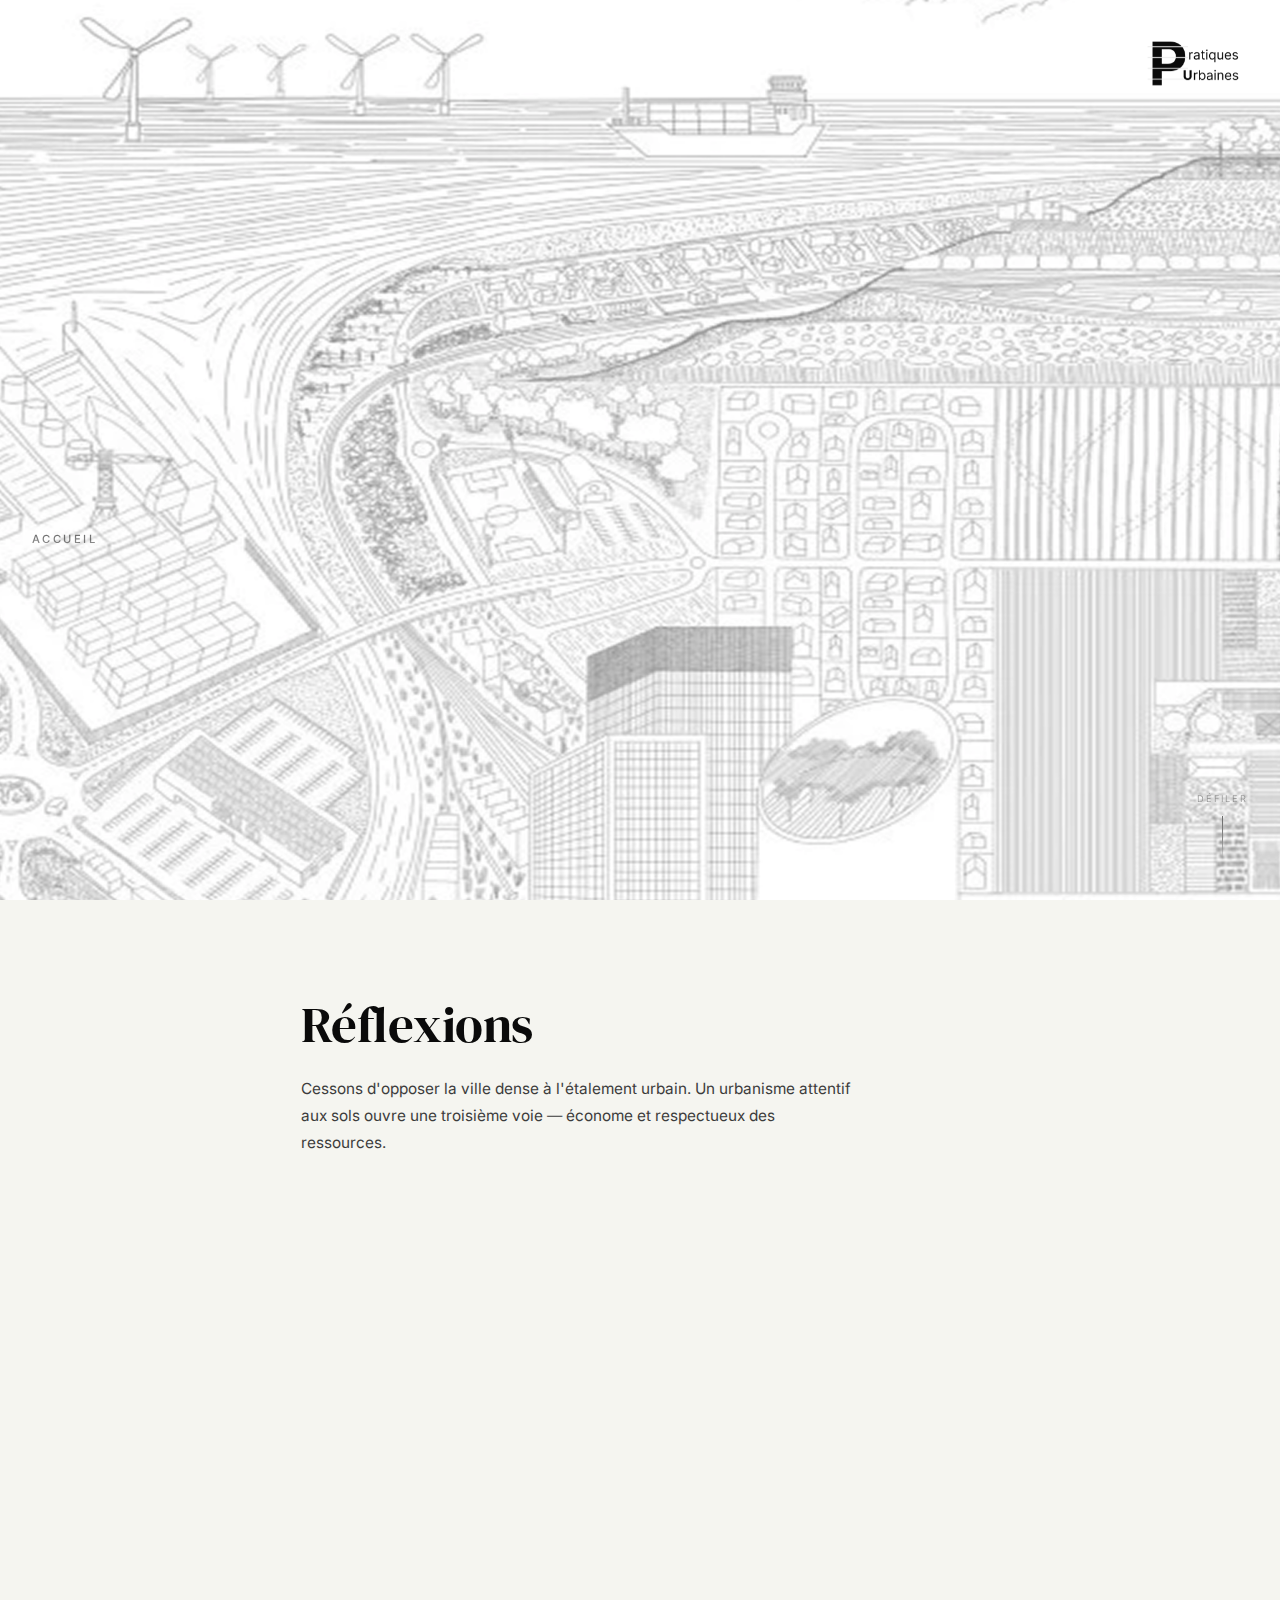
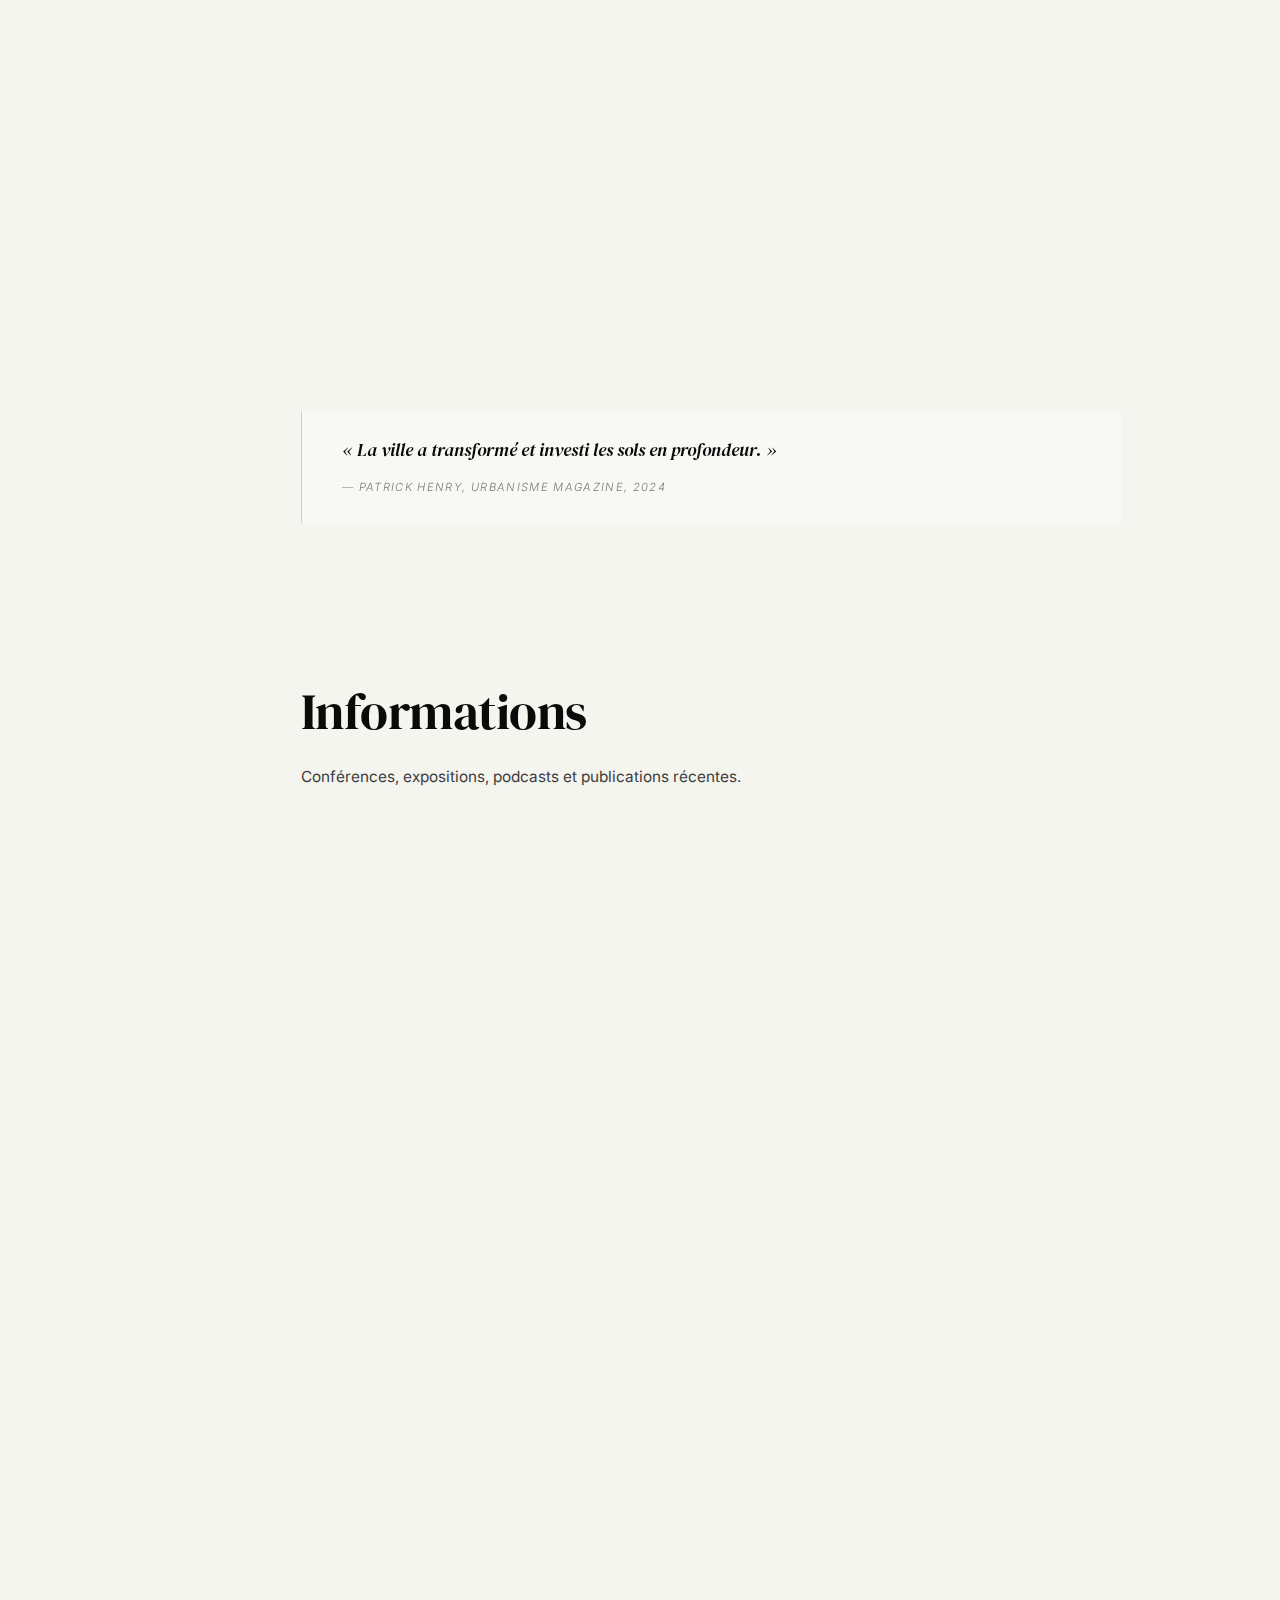
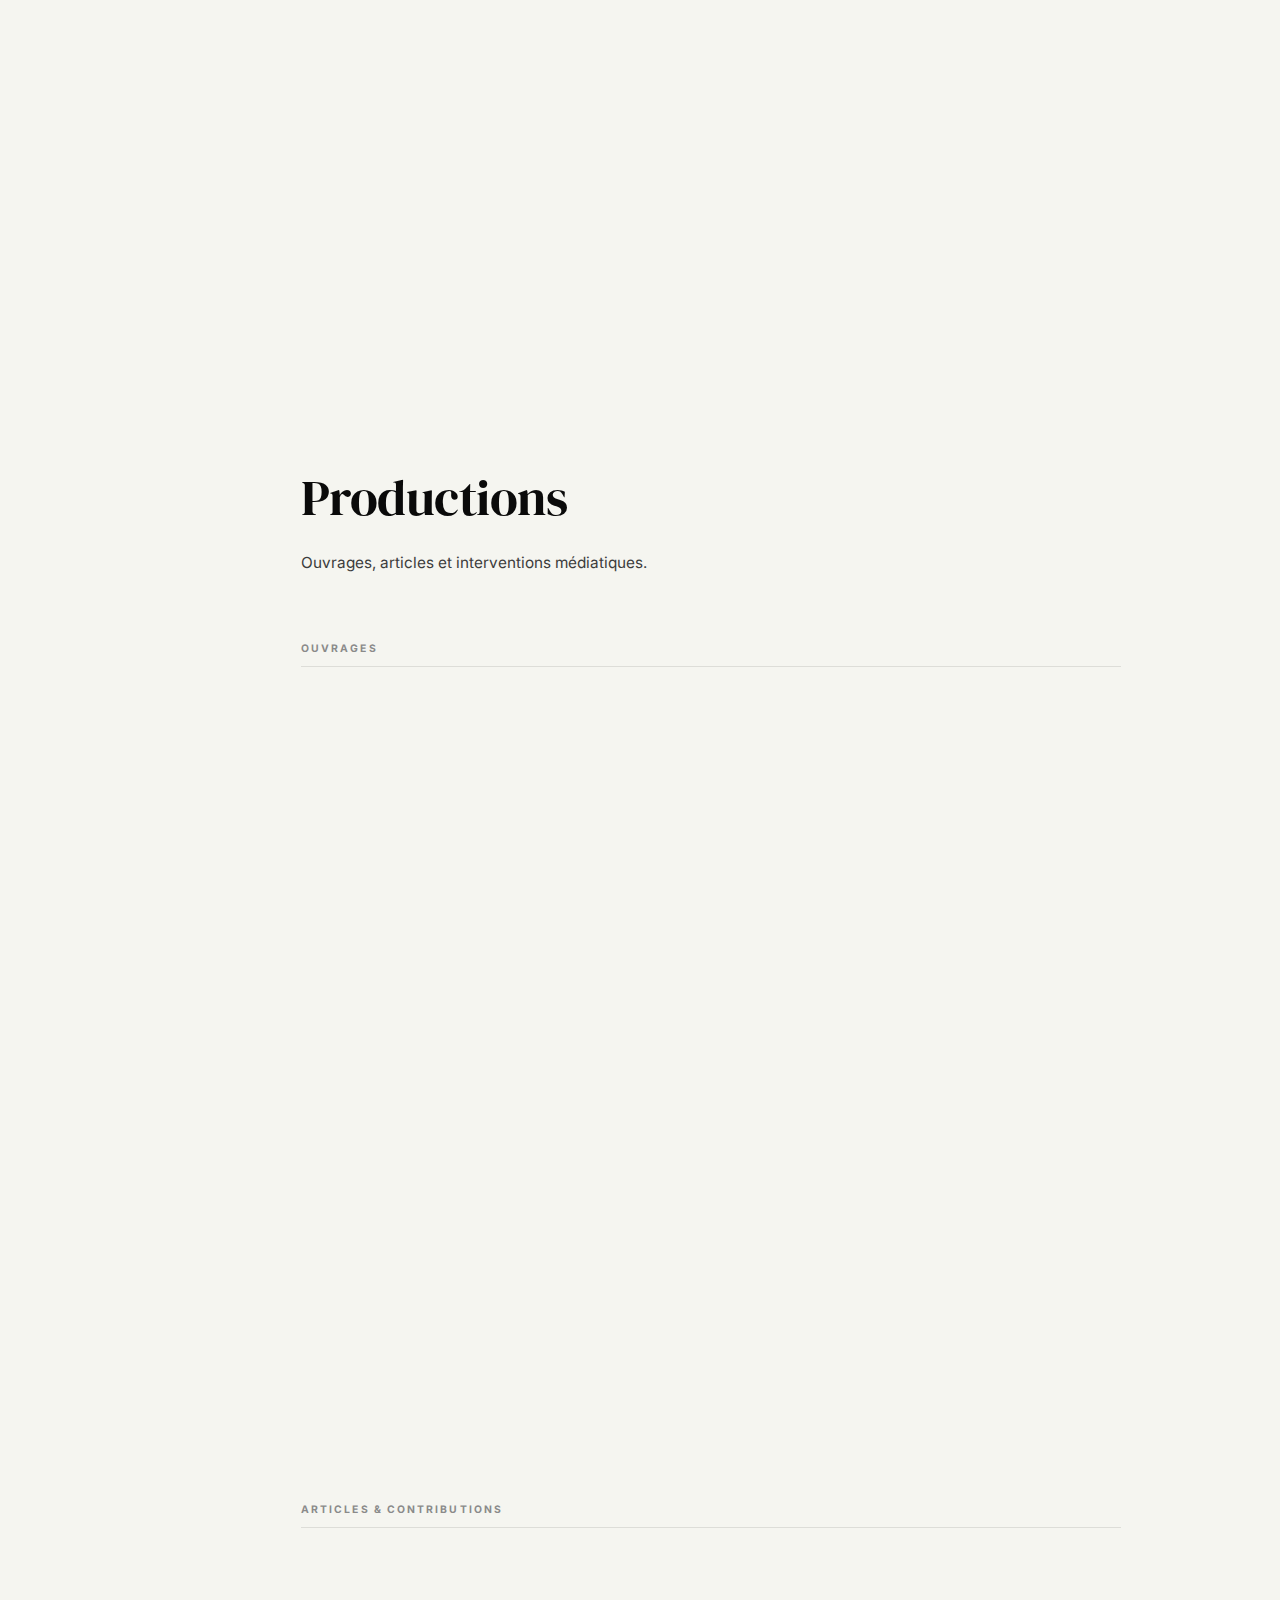
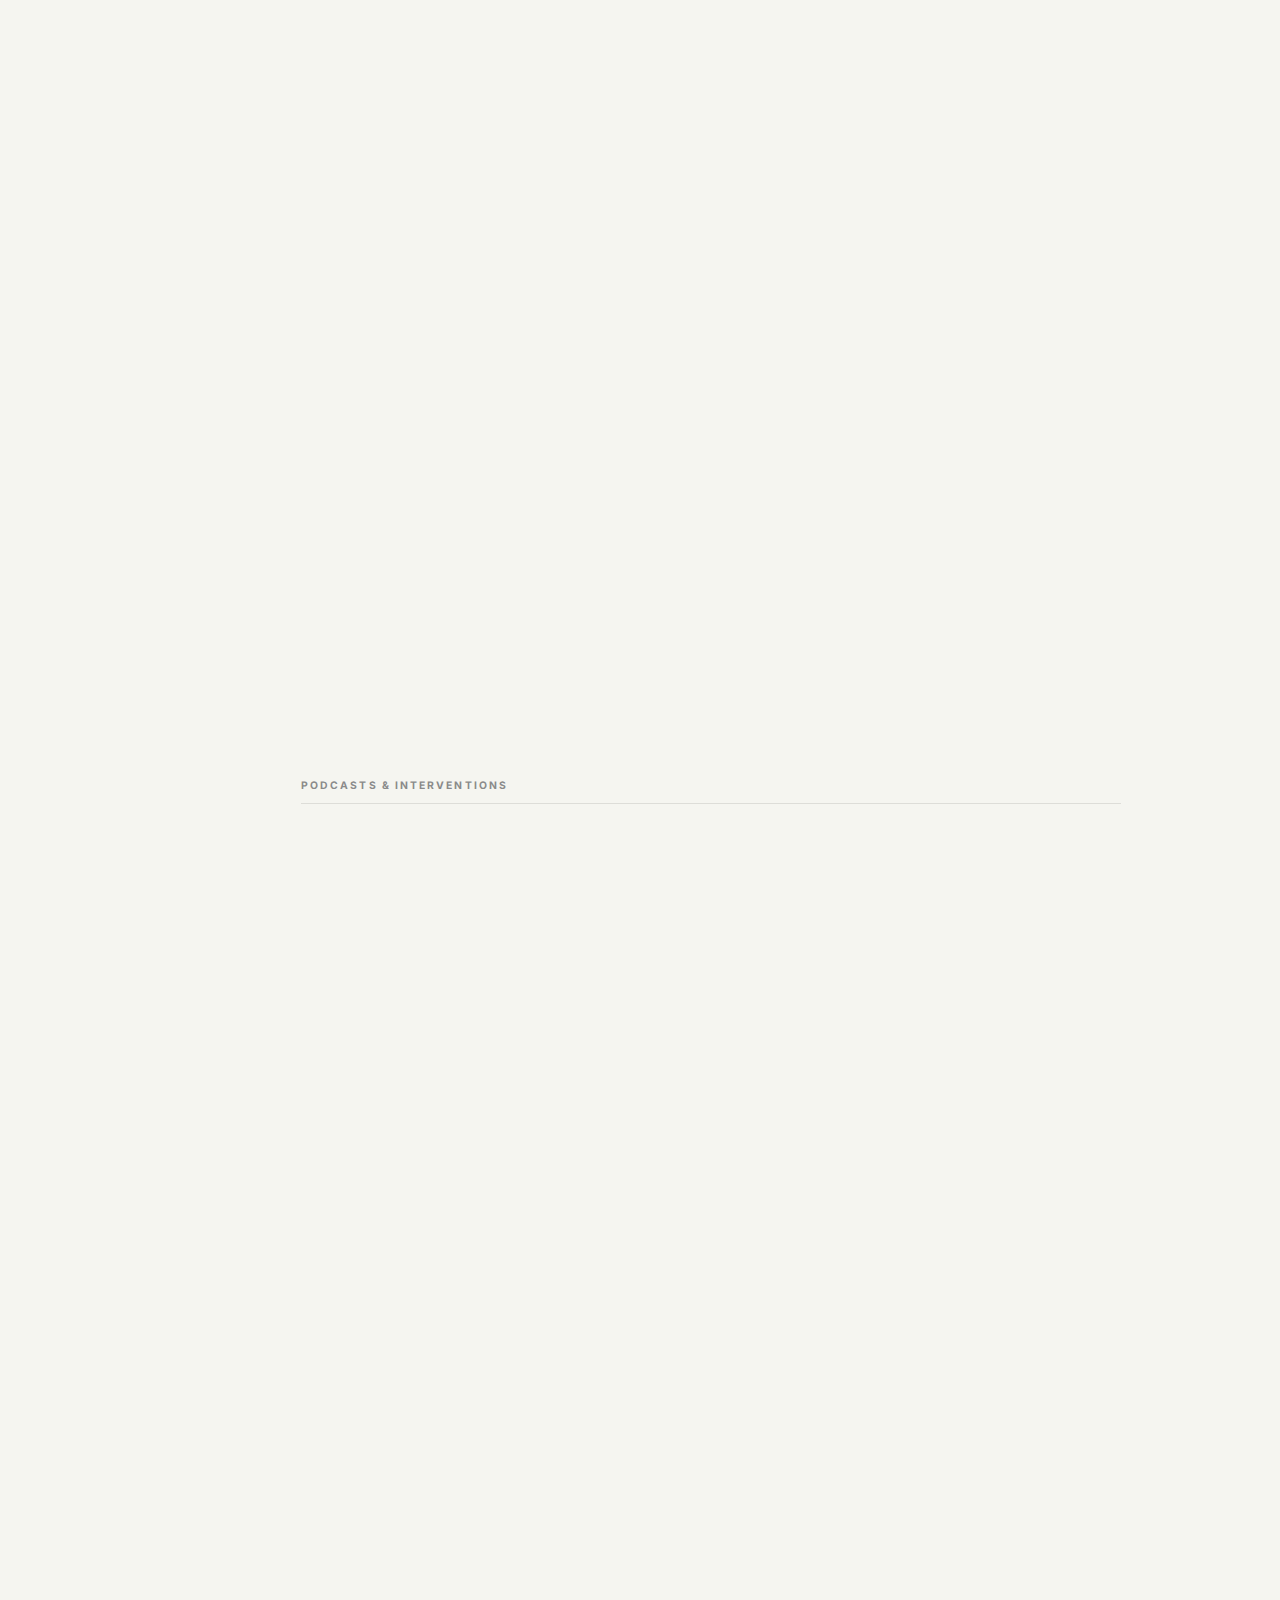
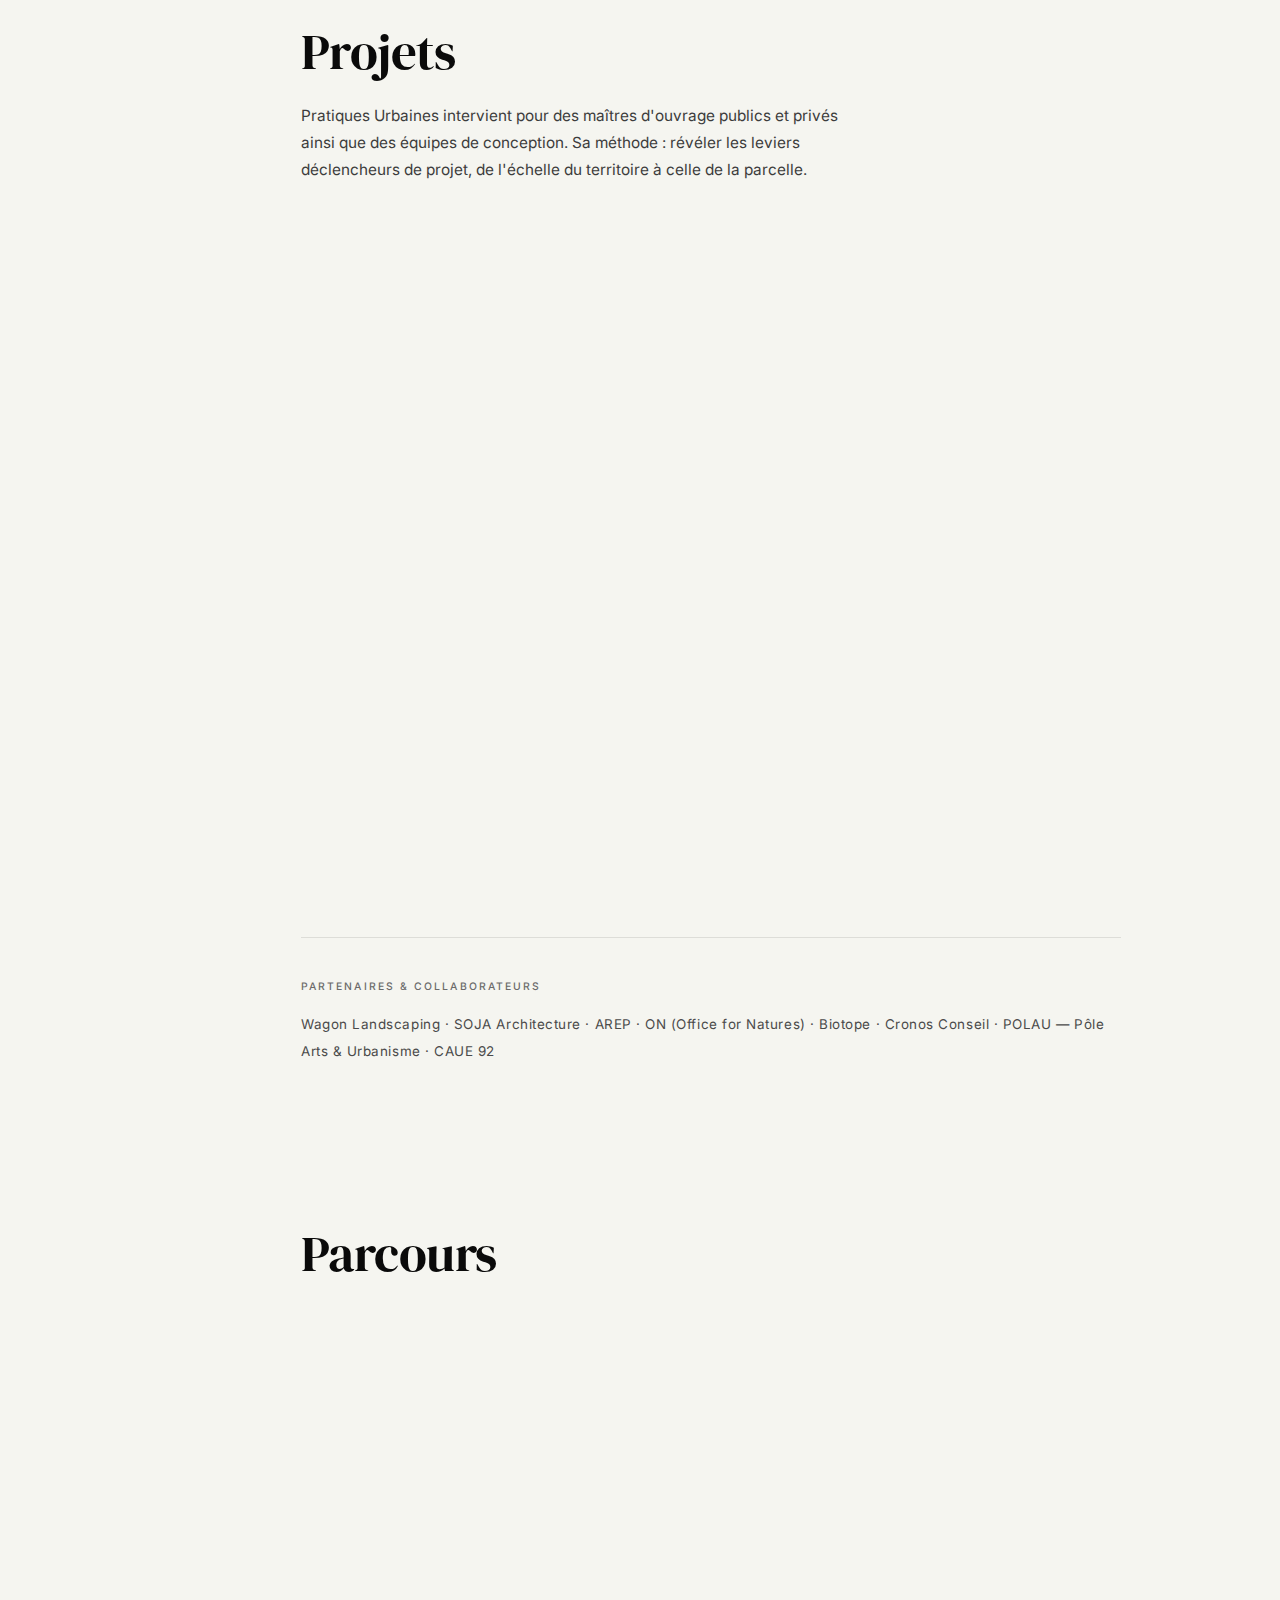
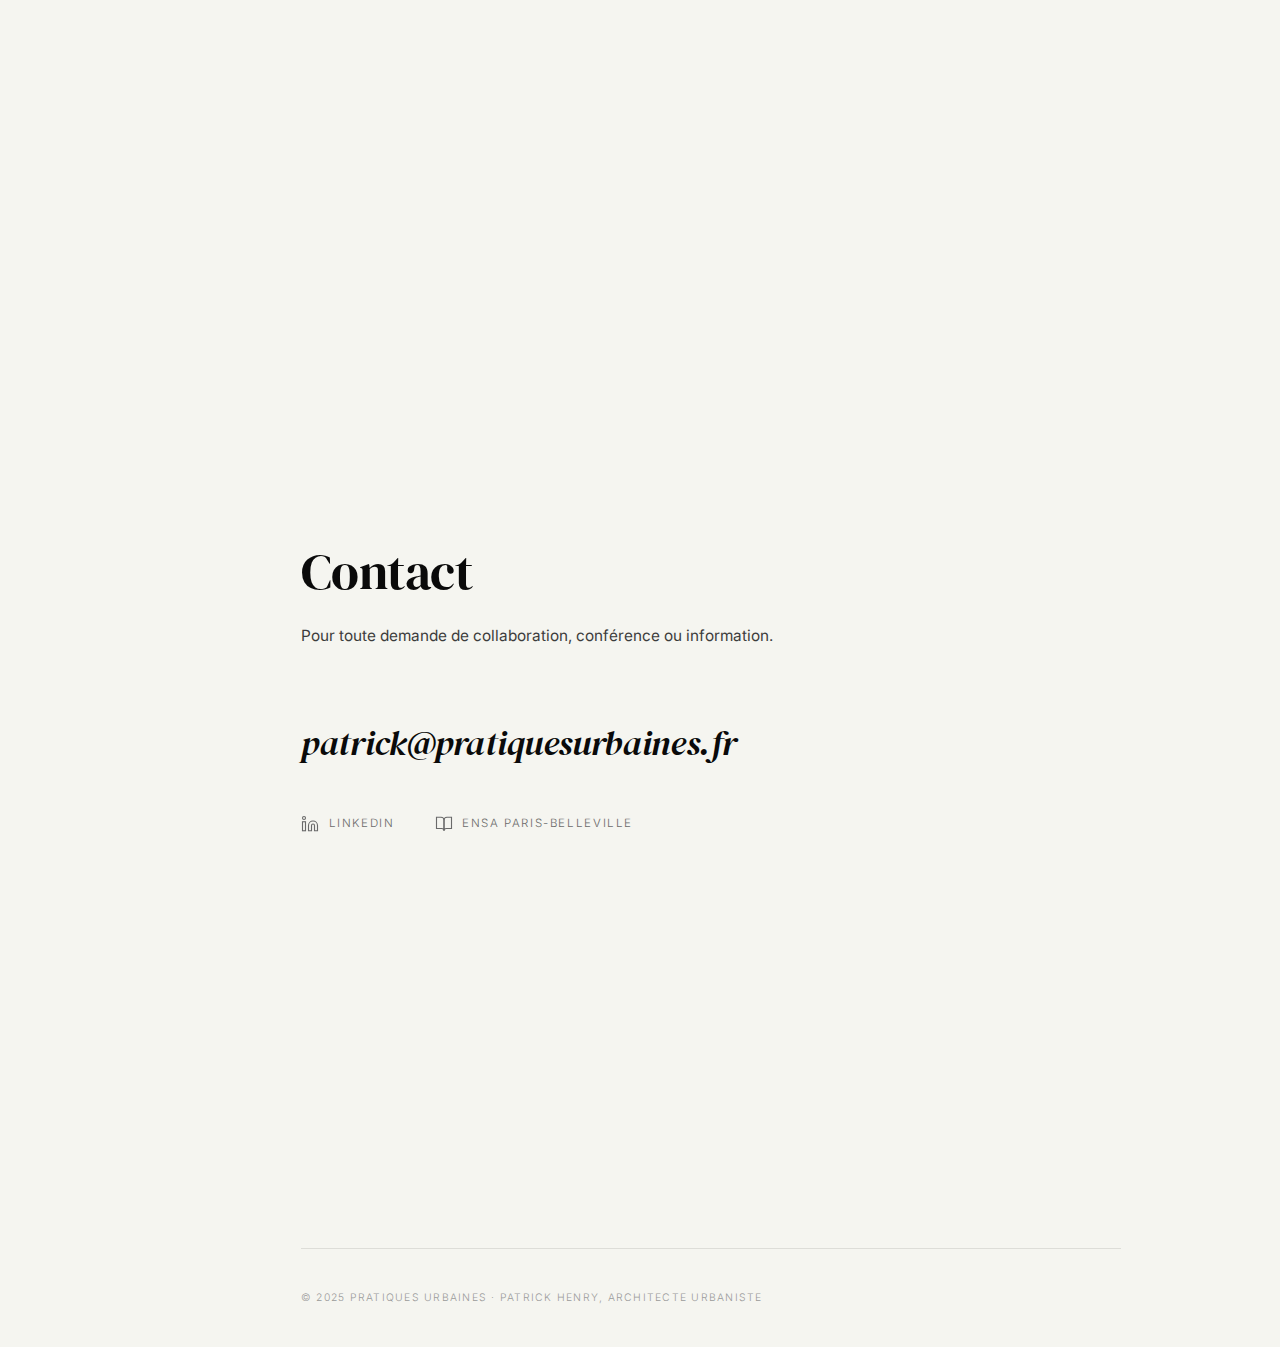
<file: index.html>
<!DOCTYPE html>
<html lang="fr">
<head>
  <meta charset="UTF-8">
  <meta name="viewport" content="width=device-width, initial-scale=1.0">
  <title>Pratiques Urbaines — Patrick Henry, Architecte Urbaniste</title>
  <meta name="description" content="Patrick Henry, architecte urbaniste et professeur TPCAU à l'ENSA Paris-Belleville. Stratégies urbaines, projets de territoire et urbanisme des sols.">
  <link rel="preconnect" href="https://fonts.googleapis.com">
  <link rel="preconnect" href="https://fonts.gstatic.com" crossorigin>
  <link href="https://fonts.googleapis.com/css2?family=Inter:wght@300;400;500;600&family=DM+Serif+Display:ital@0;1&display=swap" rel="stylesheet">
  <link rel="stylesheet" href="style.css">
</head>
<body>

  <!-- Fixed background darkness overlay -->
  <div id="darkOverlay" class="dark-overlay" aria-hidden="true"></div>

  <!-- Fixed scroll hint — bottom RIGHT, fades out after hero -->
  <div id="scrollHint" class="scroll-hint" aria-hidden="true">
    <span class="scroll-hint__label">Défiler</span>
    <span class="scroll-hint__line"></span>
  </div>

  <!-- Fixed logo — top RIGHT -->
  <a href="#hero" class="site-logo" id="siteLogo" aria-label="Pratiques Urbaines — Accueil">
    <img src="images/logo-v2.png" alt="Pratiques Urbaines">
  </a>

  <!-- Vertical section nav — LEFT side -->
  <nav class="section-nav" id="sectionNav" aria-label="Navigation par sections">
    <div class="section-nav__viewport" id="navViewport">
      <ul class="section-nav__list" id="navList">
        <li class="section-nav__item is-active" data-index="0">
          <a href="#hero" class="section-nav__link">Accueil</a>
        </li>
        <li class="section-nav__item" data-index="1">
          <a href="#reflexions" class="section-nav__link">Réflexions</a>
        </li>
        <li class="section-nav__item" data-index="2">
          <a href="#informations" class="section-nav__link">Informations</a>
        </li>
        <li class="section-nav__item" data-index="3">
          <a href="#productions" class="section-nav__link">Productions</a>
        </li>
        <li class="section-nav__item" data-index="4">
          <a href="#projets" class="section-nav__link">Projets</a>
        </li>
        <li class="section-nav__item" data-index="5">
          <a href="#parcours" class="section-nav__link">Parcours</a>
        </li>
        <li class="section-nav__item" data-index="6">
          <a href="#contact" class="section-nav__link">Contact</a>
        </li>
      </ul>
    </div>
    <!-- Mobile dot nav -->
    <div class="section-nav__dots" id="navDots" aria-hidden="true">
      <span class="dot is-active" data-index="0"></span>
      <span class="dot" data-index="1"></span>
      <span class="dot" data-index="2"></span>
      <span class="dot" data-index="3"></span>
      <span class="dot" data-index="4"></span>
      <span class="dot" data-index="5"></span>
      <span class="dot" data-index="6"></span>
    </div>
  </nav>

  <!-- ===================== SECTIONS ===================== -->
  <main class="site-main" id="siteMain">

    <!-- HERO -->
    <section id="hero" class="section section--hero" data-section-index="0">
      <div class="section__inner hero__inner">
        <p class="hero__eyebrow">Architecte Urbaniste · Professeur TPCAU</p>
        <h1 class="hero__name">Patrick<br>Henry</h1>
        <p class="hero__tagline">
          Fondateur de Pratiques Urbaines · ENSA Paris-Belleville · IPRAUS
        </p>
        <p class="hero__sub">
          Urbanisme des sols · Stratégies territoriales · Zéro Artificialisation Nette
        </p>
      </div>
    </section>

    <!-- RÉFLEXIONS -->
    <section id="reflexions" class="section" data-section-index="1">
      <div class="section__inner">
        <header class="section__header">
          <h2 class="section__title">Réflexions</h2>
          <p class="section__lead">
            Cessons d'opposer la ville dense à l'étalement urbain. Un urbanisme attentif aux sols ouvre une troisième voie — économe et respectueux des ressources.
          </p>
        </header>

        <div class="cards-grid cards-grid--3">

          <article class="card">
            <h3 class="card__title">Urbanisme des sols</h3>
            <p class="card__text">
              La ville a transformé et investi les sols en profondeur. Comprendre ces strates — géologiques, archéologiques, infrastructurelles — permet de révéler des potentiels insoupçonnés pour le projet urbain. Chaque sol porte une mémoire et un avenir.
            </p>
          </article>

          <article class="card">
            <h3 class="card__title">Zéro Artificialisation Nette</h3>
            <p class="card__text">
              Le ZAN est une opportunité, mais tous les sols ne se valent pas et les normes doivent évoluer. Il s'agit de formuler de nouvelles hypothèses fondées sur les potentiels des sols, pour un aménagement économe et respectueux de l'environnement.
            </p>
          </article>

          <article class="card">
            <h3 class="card__title">Du tracé à la trace</h3>
            <p class="card__text">
              Le projet urbain ne se résume pas au dessin d'un plan. Il naît de la lecture attentive du territoire, de ses traces et de ses usages. Passer du tracé à la trace, c'est privilégier l'existant comme matière première du projet.
            </p>
          </article>

          <article class="card">
            <h3 class="card__title">Stratégies territoriales</h3>
            <p class="card__text">
              Pratiques Urbaines développe des stratégies allant de l'échelle du territoire à celle de la parcelle. L'objectif : révéler les leviers déclencheurs de projet et les dispositifs opérationnels qui permettent d'agir avec justesse.
            </p>
          </article>

          <article class="card">
            <h3 class="card__title">Reconnaître les sols urbains</h3>
            <p class="card__text">
              Les sols ne sont pas des surfaces vierges à remplir. Ils sont des palimpsestes — des couches successives d'histoire, d'infrastructure et de vivant. Les reconnaître, c'est ouvrir le projet à une intelligence du déjà-là.
            </p>
          </article>

          <article class="card">
            <h3 class="card__title">Métabolisme urbain</h3>
            <p class="card__text">
              La ville consomme, transforme et rejette. Penser le métabolisme urbain, c'est considérer les flux de matières, d'énergie et de sols comme des leviers de projet, en intégrant les cycles écologiques dans la conception territoriale.
            </p>
          </article>

        </div>

        <blockquote class="section__quote">
          <p>«&thinsp;La ville a transformé et investi les sols en profondeur.&thinsp;»</p>
          <cite>— Patrick Henry, Urbanisme Magazine, 2024</cite>
        </blockquote>
      </div>
    </section>

    <!-- INFORMATIONS -->
    <section id="informations" class="section" data-section-index="2">
      <div class="section__inner">
        <header class="section__header">
          <h2 class="section__title">Informations</h2>
          <p class="section__lead">
            Conférences, expositions, podcasts et publications récentes.
          </p>
        </header>

        <div class="cards-grid cards-grid--2">

          <article class="card card--event">
            <div class="card__meta">
              <span class="card__tag">Exposition</span>
              <time class="card__date" datetime="2024-09">Sept. 2024</time>
            </div>
            <h3 class="card__title">Cap sur le ZAN&nbsp;!</h3>
            <p class="card__text">
              Exposition itinérante et pédagogique commissionnée par le Ministère de la Transition Écologique. Inaugurée le 30 septembre 2024 à la Maison de l'Architecture à Paris, elle présente une trentaine de projets inspirants démontrant la sobriété foncière.
            </p>
            <p class="card__location">Maison de l'Architecture, Paris</p>
          </article>

          <article class="card card--event">
            <div class="card__meta">
              <span class="card__tag">Conférence</span>
              <time class="card__date" datetime="2024-04">Avril 2024</time>
            </div>
            <h3 class="card__title">Les sols reviennent dans les débats de l'aménagement</h3>
            <p class="card__text">
              Intervention dans le cadre des réflexions sur le retour des sols au centre des enjeux d'aménagement du territoire, en lien avec la mise en œuvre du ZAN.
            </p>
          </article>

          <article class="card card--event">
            <div class="card__meta">
              <span class="card__tag">Podcast</span>
              <time class="card__date" datetime="2023">2023</time>
            </div>
            <h3 class="card__title">Pour un urbanisme des sols</h3>
            <p class="card__text">
              Épisode #68 du podcast Dixit.net — conversation approfondie sur l'approche de l'urbanisme des sols et les perspectives ouvertes par l'objectif ZAN.
            </p>
          </article>

          <article class="card card--event">
            <div class="card__meta">
              <span class="card__tag">Présentation</span>
              <time class="card__date" datetime="2023-02">Fév. 2023</time>
            </div>
            <h3 class="card__title">Des tracés aux traces — Lancement</h3>
            <p class="card__text">
              Présentation de l'ouvrage à la Librairie du Genre Urbain, 60 rue de Belleville, Paris 19<sup>e</sup>.
            </p>
          </article>

          <article class="card card--event">
            <div class="card__meta">
              <span class="card__tag">Podcast</span>
              <time class="card__date" datetime="2023">2023</time>
            </div>
            <h3 class="card__title">P comme Projet</h3>
            <p class="card__text">
              Épisode du podcast Paroles Urbaines — le projet urbain et architectural, une conversation sur les méthodes et les enjeux du projet de territoire.
            </p>
          </article>

          <article class="card card--event">
            <div class="card__meta">
              <span class="card__tag">Publication</span>
              <time class="card__date" datetime="2023-10">Oct. 2023</time>
            </div>
            <h3 class="card__title">Le Grand Prix de l'urbanisme enfin à la campagne&nbsp;!</h3>
            <p class="card__text">
              Article publié dans AOC Media — analyse et réflexion sur le Grand Prix de l'Urbanisme 2023 et ses implications pour les territoires ruraux.
            </p>
          </article>

          <article class="card card--event">
            <div class="card__meta">
              <span class="card__tag">Rencontre</span>
              <time class="card__date" datetime="2023-11">Nov. 2023</time>
            </div>
            <h3 class="card__title">Salons Cador</h3>
            <p class="card__text">
              Conversation publique sur l'urbanisme des sols et les enjeux du ZAN dans le cadre des Salons Cador, cycle de rencontres autour de l'architecture et de la ville.
            </p>
          </article>

          <article class="card card--event">
            <div class="card__meta">
              <span class="card__tag">Entretien</span>
              <time class="card__date" datetime="2023">2023</time>
            </div>
            <h3 class="card__title">Transitions écologiques et sols urbains</h3>
            <p class="card__text">
              Interview pour Ekopolis sur les enjeux de transitions écologiques appliquées aux sols urbains et les perspectives ouvertes par une approche stratigraphique du projet.
            </p>
          </article>

        </div>
      </div>
    </section>

    <!-- PRODUCTIONS -->
    <section id="productions" class="section" data-section-index="3">
      <div class="section__inner">
        <header class="section__header">
          <h2 class="section__title">Productions</h2>
          <p class="section__lead">
            Ouvrages, articles et interventions médiatiques.
          </p>
        </header>

        <!-- Books -->
        <div class="productions__block">
          <h3 class="productions__subtitle">Ouvrages</h3>

          <div class="books-list">

            <article class="book-card">
              <div class="book-card__cover" aria-hidden="true">
                <div class="book-card__cover-inner">
                  <span class="book-card__cover-year">2022</span>
                  <span class="book-card__cover-title">Des tracés<br>aux traces</span>
                </div>
              </div>
              <div class="book-card__info card">
                <h4 class="book-card__title">Des tracés aux traces</h4>
                <p class="book-card__subtitle">Pour un urbanisme des sols</p>
                <p class="book-card__meta">Éditions Apogée · 2022 · 216 pages</p>
                <p class="book-card__desc">
                  Cet ouvrage examine les sols urbains sous l'angle de l'aménagement et de l'objectif de Zéro Artificialisation Nette. Il formule de nouvelles hypothèses fondées sur les potentiels des sols pour un développement économe et respectueux de l'environnement.
                </p>
                <p class="book-card__isbn">ISBN 978-2-84398-767-0</p>
              </div>
            </article>

            <article class="book-card">
              <div class="book-card__cover" aria-hidden="true">
                <div class="book-card__cover-inner">
                  <span class="book-card__cover-year">2011</span>
                  <span class="book-card__cover-title">Les 101 mots<br>de l'urbanisme</span>
                </div>
              </div>
              <div class="book-card__info card">
                <h4 class="book-card__title">Les 101 mots de l'urbanisme à l'usage de tous</h4>
                <p class="book-card__subtitle">Avec Alexandre Chemetoff</p>
                <p class="book-card__meta">Archibooks · 2011</p>
                <p class="book-card__desc">
                  Un lexique accessible et illustré de l'urbanisme contemporain, co-écrit avec Alexandre Chemetoff. 101 définitions pour comprendre et pratiquer la fabrique de la ville au quotidien.
                </p>
                <p class="book-card__isbn">ISBN 978-2-35733-131-0</p>
              </div>
            </article>

            <article class="book-card">
              <div class="book-card__cover" aria-hidden="true">
                <div class="book-card__cover-inner">
                  <span class="book-card__cover-year">2010</span>
                  <span class="book-card__cover-title">Visites</span>
                </div>
              </div>
              <div class="book-card__info card">
                <h4 class="book-card__title">Visites</h4>
                <p class="book-card__subtitle">Avec Alexandre Chemetoff et al.</p>
                <p class="book-card__meta">2010</p>
                <p class="book-card__desc">
                  Ouvrage collectif autour de la démarche de visite comme outil de projet. Un travail sur l'observation active du territoire et la manière dont le regard construit la compréhension du site avant l'intervention.
                </p>
              </div>
            </article>

          </div>
        </div>

        <!-- Articles -->
        <div class="productions__block">
          <h3 class="productions__subtitle">Articles &amp; contributions</h3>

          <div class="articles-list card">
            <article class="article-row">
              <time class="article-row__date">2024</time>
              <div>
                <h4 class="article-row__title">La ville a transformé et investi les sols en profondeur</h4>
                <p class="article-row__source">Urbanisme Magazine — Entretien</p>
              </div>
            </article>
            <article class="article-row">
              <time class="article-row__date">2024</time>
              <div>
                <h4 class="article-row__title">Les sols reviennent dans les débats de l'aménagement</h4>
                <p class="article-row__source">News Tank Cities — Entretien</p>
              </div>
            </article>
            <article class="article-row">
              <time class="article-row__date">2023</time>
              <div>
                <h4 class="article-row__title">Le Grand Prix de l'urbanisme enfin à la campagne&nbsp;!</h4>
                <p class="article-row__source">AOC Media — Analyse Opinion Critique</p>
              </div>
            </article>
            <article class="article-row">
              <time class="article-row__date">2023</time>
              <div>
                <h4 class="article-row__title">Cessons d'opposer la ville dense à l'étalement urbain</h4>
                <p class="article-row__source">La Gazette des Communes — Tribune</p>
              </div>
            </article>
            <article class="article-row">
              <time class="article-row__date">2023</time>
              <div>
                <h4 class="article-row__title">Stratégies métropolitaines et sols urbains</h4>
                <p class="article-row__source">Métropolitiques — Contribution</p>
              </div>
            </article>
            <article class="article-row">
              <time class="article-row__date">2022</time>
              <div>
                <h4 class="article-row__title">Pratiques et territoires</h4>
                <p class="article-row__source">Revue Urbanités — Réflexion</p>
              </div>
            </article>
            <article class="article-row">
              <time class="article-row__date">2021</time>
              <div>
                <h4 class="article-row__title">L'urbanisme des sols, une nouvelle approche</h4>
                <p class="article-row__source">Archistorm — Article et entretien</p>
              </div>
            </article>
          </div>
        </div>

        <!-- Media -->
        <div class="productions__block">
          <h3 class="productions__subtitle">Podcasts &amp; interventions</h3>

          <div class="media-list card">
            <article class="media-row">
              <span class="media-row__icon" aria-hidden="true">
                <svg width="18" height="18" viewBox="0 0 24 24" fill="none" stroke="currentColor" stroke-width="1.5"><path d="M12 1a3 3 0 0 0-3 3v8a3 3 0 0 0 6 0V4a3 3 0 0 0-3-3z"/><path d="M19 10v2a7 7 0 0 1-14 0v-2"/><line x1="12" y1="19" x2="12" y2="23"/><line x1="8" y1="23" x2="16" y2="23"/></svg>
              </span>
              <div>
                <h4 class="media-row__title">Pour un urbanisme des sols</h4>
                <p class="media-row__source">Dixit.net — Épisode #68</p>
              </div>
            </article>
            <article class="media-row">
              <span class="media-row__icon" aria-hidden="true">
                <svg width="18" height="18" viewBox="0 0 24 24" fill="none" stroke="currentColor" stroke-width="1.5"><path d="M12 1a3 3 0 0 0-3 3v8a3 3 0 0 0 6 0V4a3 3 0 0 0-3-3z"/><path d="M19 10v2a7 7 0 0 1-14 0v-2"/><line x1="12" y1="19" x2="12" y2="23"/><line x1="8" y1="23" x2="16" y2="23"/></svg>
              </span>
              <div>
                <h4 class="media-row__title">P comme Projet</h4>
                <p class="media-row__source">Paroles Urbaines — Podcast</p>
              </div>
            </article>
            <article class="media-row">
              <span class="media-row__icon" aria-hidden="true">
                <svg width="18" height="18" viewBox="0 0 24 24" fill="none" stroke="currentColor" stroke-width="1.5"><path d="M3 9l9-7 9 7v11a2 2 0 0 1-2 2H5a2 2 0 0 1-2-2z"/><polyline points="9 22 9 12 15 12 15 22"/></svg>
              </span>
              <div>
                <h4 class="media-row__title">Conférence — ENSAG</h4>
                <p class="media-row__source">École Nationale Supérieure d'Architecture de Grenoble</p>
              </div>
            </article>
            <article class="media-row">
              <span class="media-row__icon" aria-hidden="true">
                <svg width="18" height="18" viewBox="0 0 24 24" fill="none" stroke="currentColor" stroke-width="1.5"><polygon points="23 7 16 12 23 17 23 7"/><rect x="1" y="5" width="15" height="14" rx="2" ry="2"/></svg>
              </span>
              <div>
                <h4 class="media-row__title">Transitions écologiques et sols</h4>
                <p class="media-row__source">Interview Ekopolis</p>
              </div>
            </article>
            <article class="media-row">
              <span class="media-row__icon" aria-hidden="true">
                <svg width="18" height="18" viewBox="0 0 24 24" fill="none" stroke="currentColor" stroke-width="1.5"><path d="M3 9l9-7 9 7v11a2 2 0 0 1-2 2H5a2 2 0 0 1-2-2z"/><polyline points="9 22 9 12 15 12 15 22"/></svg>
              </span>
              <div>
                <h4 class="media-row__title">Salons Cador — Urbanisme des sols</h4>
                <p class="media-row__source">Conversation publique, nov. 2023</p>
              </div>
            </article>
          </div>
        </div>

      </div>
    </section>

    <!-- PROJETS -->
    <section id="projets" class="section" data-section-index="4">
      <div class="section__inner">
        <header class="section__header">
          <h2 class="section__title">Projets</h2>
          <p class="section__lead">
            Pratiques Urbaines intervient pour des maîtres d'ouvrage publics et privés ainsi que des équipes de conception. Sa méthode : révéler les leviers déclencheurs de projet, de l'échelle du territoire à celle de la parcelle.
          </p>
        </header>

        <div class="cards-grid cards-grid--2">

          <article class="card card--project">
            <div class="card__meta">
              <span class="card__period">2000 — 2010</span>
              <span class="card__location">Nantes</span>
            </div>
            <h3 class="card__title">Île de Nantes</h3>
            <p class="card__role">Direction de la maîtrise d'œuvre urbaine</p>
            <p class="card__text">
              Dix années à la direction du projet urbain de l'Île de Nantes, en collaboration avec Alexandre Chemetoff au sein de l'Atelier de l'Île de Nantes. Une stratégie qui comprenait le foncier industriel comme un récit historique fragmentaire — transformant les ruines industrielles en levier de renouvellement urbain.
            </p>
          </article>

          <article class="card card--project">
            <div class="card__meta">
              <span class="card__period">2024</span>
              <span class="card__location">France</span>
            </div>
            <h3 class="card__title">Exposition Cap sur le ZAN&nbsp;!</h3>
            <p class="card__role">Commissariat d'exposition</p>
            <p class="card__text">
              Commande du Ministère de la Transition Écologique pour concevoir une exposition itinérante et pédagogique sur la mise en œuvre du Zéro Artificialisation Nette. Trois volets : l'histoire de l'étalement urbain, les liens entre aménagement et sols vivants, et une trentaine de projets inspirants.
            </p>
          </article>

          <article class="card card--project">
            <div class="card__meta">
              <span class="card__period">2019 — présent</span>
              <span class="card__location">Paris</span>
            </div>
            <h3 class="card__title">Enseignement &amp; recherche</h3>
            <p class="card__role">ENSA Paris-Belleville · IPRAUS</p>
            <p class="card__text">
              Direction scientifique du DSA Architecture des Territoires. Recherche au sein de l'IPRAUS sur les liens entre sols, projet urbain et transformation territoriale. Cours « Reconnaître les sols urbains ».
            </p>
          </article>

          <article class="card card--project">
            <div class="card__meta">
              <span class="card__period">2016 — présent</span>
            </div>
            <h3 class="card__title">Conseil &amp; stratégie urbaine</h3>
            <p class="card__role">Pratiques Urbaines</p>
            <p class="card__text">
              Accompagnement de maîtres d'ouvrage et d'équipes de conception dans l'élaboration de stratégies urbaines et territoriales. Un réseau de partenariats pluridisciplinaires pour croiser les regards et fabriquer le projet à toutes les échelles.
            </p>
          </article>

        </div>

        <div class="partners">
          <p class="partners__label">Partenaires &amp; collaborateurs</p>
          <p class="partners__list">
            Wagon Landscaping · SOJA Architecture · AREP · ON (Office for Natures) · Biotope · Cronos Conseil · POLAU — Pôle Arts &amp; Urbanisme · CAUE 92
          </p>
        </div>

      </div>
    </section>

    <!-- PARCOURS -->
    <section id="parcours" class="section" data-section-index="5">
      <div class="section__inner">
        <header class="section__header">
          <h2 class="section__title">Parcours</h2>
        </header>

        <div class="parcours__layout">

          <div class="parcours__bio card">
            <p class="bio__lead">
              Patrick Henry est architecte urbaniste, professeur des écoles nationales supérieures d'architecture en Théories et Pratiques de la Conception Architecturale et Urbaine (TPCAU).
            </p>
            <p class="bio__text">
              Il enseigne à l'ENSA Paris-Belleville depuis 2019, où il assure la direction scientifique du DSA Architecture des Territoires. Il est chercheur permanent à l'IPRAUS (Institut Parisien de Recherche : Architecture, Urbanistique, Sociétés).
            </p>
            <p class="bio__text">
              Avant de fonder Pratiques Urbaines en 2016, il a dirigé pendant dix ans la maîtrise d'œuvre urbaine du projet de l'Île de Nantes aux côtés d'Alexandre Chemetoff (2000–2010). Il a également enseigné à Bordeaux et à Paris-Malaquais.
            </p>
            <p class="bio__text">
              Son travail se concentre sur les relations entre aménagement et transformation des sols, l'urbanisme des territoires et les conditions opérationnelles du projet urbain. Il figure parmi « Les 100 qui font la ville ».
            </p>
          </div>

          <div class="parcours__timeline">
            <div class="timeline">
              <div class="timeline__item">
                <span class="timeline__year">2024</span>
                <p>Commissariat de l'exposition <em>Cap sur le ZAN&nbsp;!</em></p>
              </div>
              <div class="timeline__item">
                <span class="timeline__year">2022</span>
                <p>Publication de <em>Des tracés aux traces — Pour un urbanisme des sols</em></p>
              </div>
              <div class="timeline__item">
                <span class="timeline__year">2019</span>
                <p>Professeur TPCAU, ENSA Paris-Belleville. Direction du DSA Architecture des Territoires</p>
              </div>
              <div class="timeline__item">
                <span class="timeline__year">2016</span>
                <p>Fondation de Pratiques Urbaines</p>
              </div>
              <div class="timeline__item">
                <span class="timeline__year">2011</span>
                <p><em>Les 101 mots de l'urbanisme</em> avec Alexandre Chemetoff</p>
              </div>
              <div class="timeline__item">
                <span class="timeline__year">2010</span>
                <p><em>Visites</em> — ouvrage collectif avec A.&nbsp;Chemetoff et al.</p>
              </div>
              <div class="timeline__item">
                <span class="timeline__year">2000</span>
                <p>Direction du projet urbain de l'Île de Nantes (Atelier de l'Île de Nantes, avec A.&nbsp;Chemetoff)</p>
              </div>
            </div>
          </div>

        </div>
      </div>
    </section>

    <!-- CONTACT -->
    <section id="contact" class="section section--contact" data-section-index="6">
      <div class="section__inner contact__inner">
        <header class="section__header">
          <h2 class="section__title">Contact</h2>
          <p class="section__lead">
            Pour toute demande de collaboration, conférence ou information.
          </p>
        </header>

        <div class="contact__body">
          <a href="mailto:patrick@pratiquesurbaines.fr" class="contact__email">
            patrick@pratiquesurbaines.fr
          </a>

          <div class="contact__links">
            <a href="https://www.linkedin.com/in/patrick-henry/" target="_blank" rel="noopener" class="contact__link">
              <svg width="18" height="18" viewBox="0 0 24 24" fill="none" stroke="currentColor" stroke-width="1.5" aria-hidden="true"><path d="M16 8a6 6 0 0 1 6 6v7h-4v-7a2 2 0 0 0-2-2 2 2 0 0 0-2 2v7h-4v-7a6 6 0 0 1 6-6z"/><rect x="2" y="9" width="4" height="12"/><circle cx="4" cy="4" r="2"/></svg>
              LinkedIn
            </a>
            <a href="https://www.paris-belleville.archi.fr/" target="_blank" rel="noopener" class="contact__link">
              <svg width="18" height="18" viewBox="0 0 24 24" fill="none" stroke="currentColor" stroke-width="1.5" aria-hidden="true"><path d="M2 3h6a4 4 0 0 1 4 4v14a3 3 0 0 0-3-3H2z"/><path d="M22 3h-6a4 4 0 0 0-4 4v14a3 3 0 0 1 3-3h7z"/></svg>
              ENSA Paris-Belleville
            </a>
          </div>
        </div>

        <footer class="site-footer">
          <p>&copy; 2025 Pratiques Urbaines · Patrick Henry, Architecte Urbaniste</p>
        </footer>
      </div>
    </section>

  </main><!-- /.site-main -->

  <script src="script.js"></script>
</body>
</html>
</file>
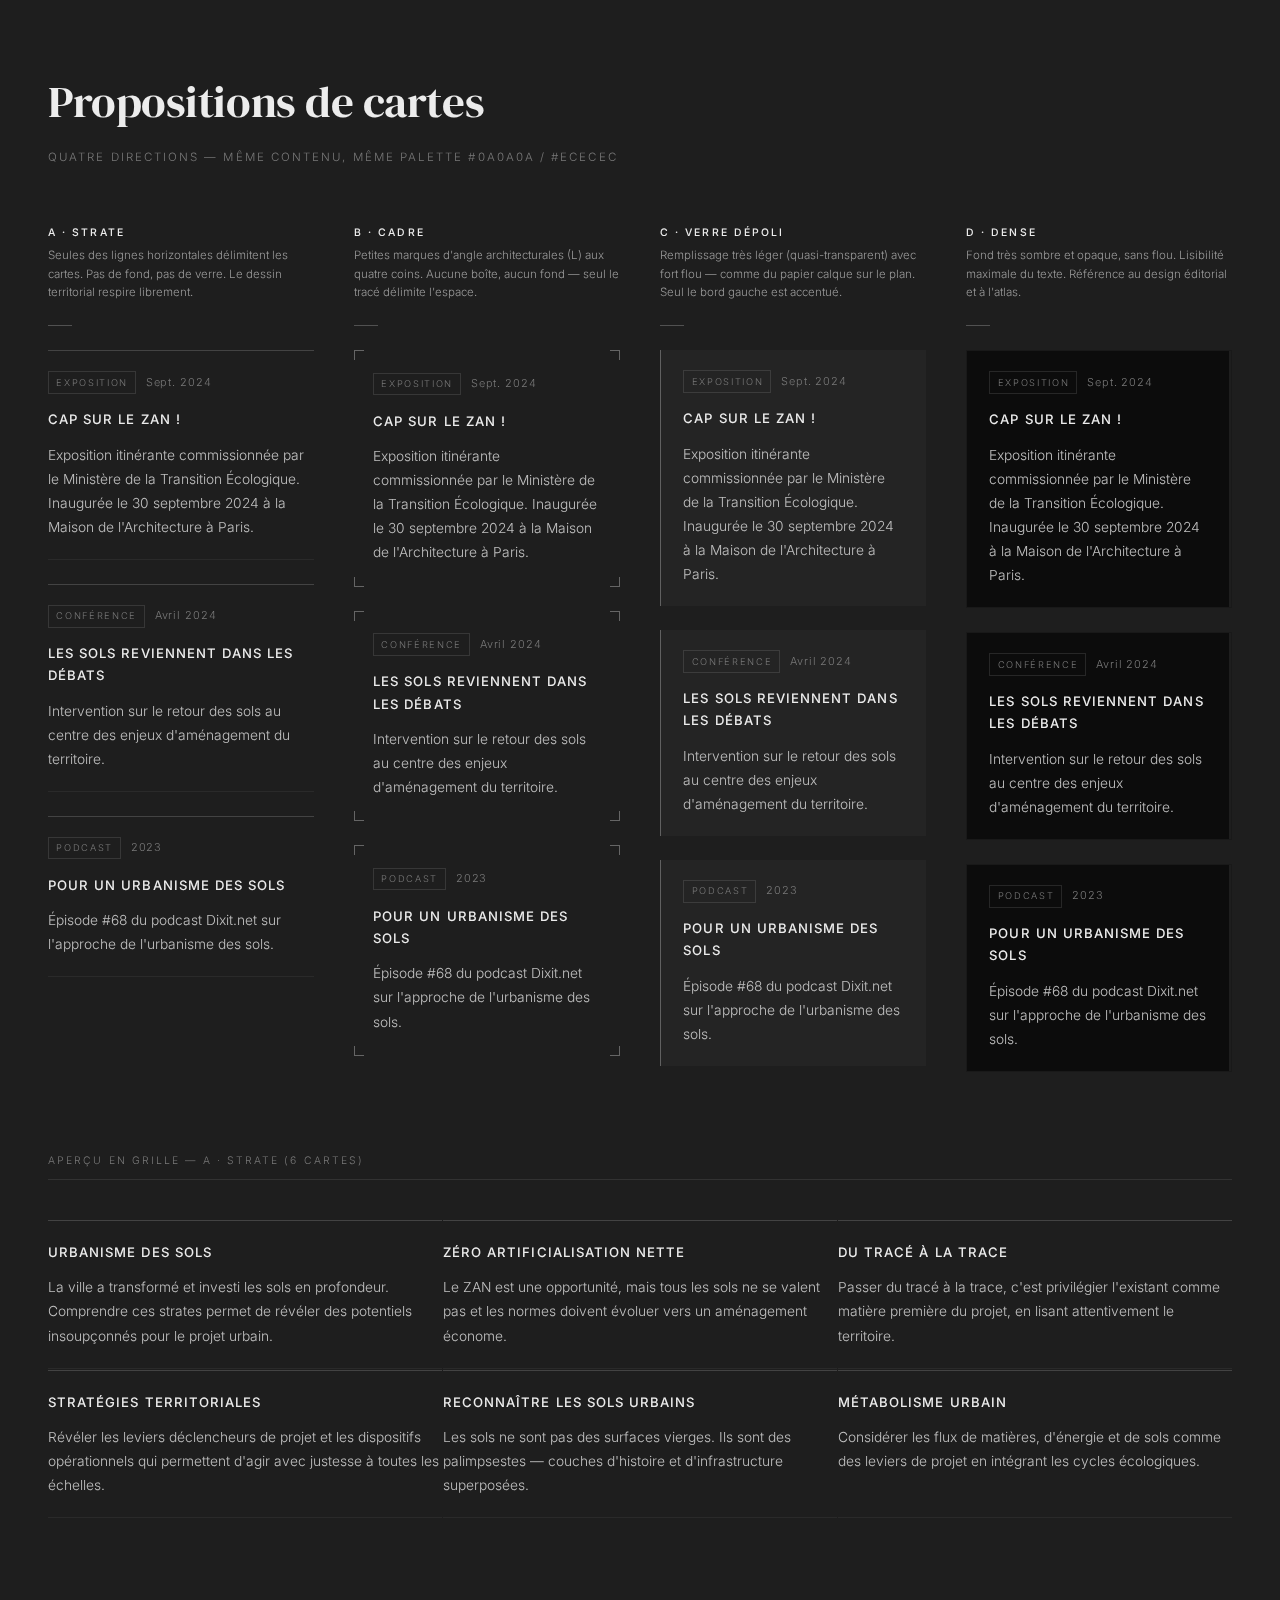
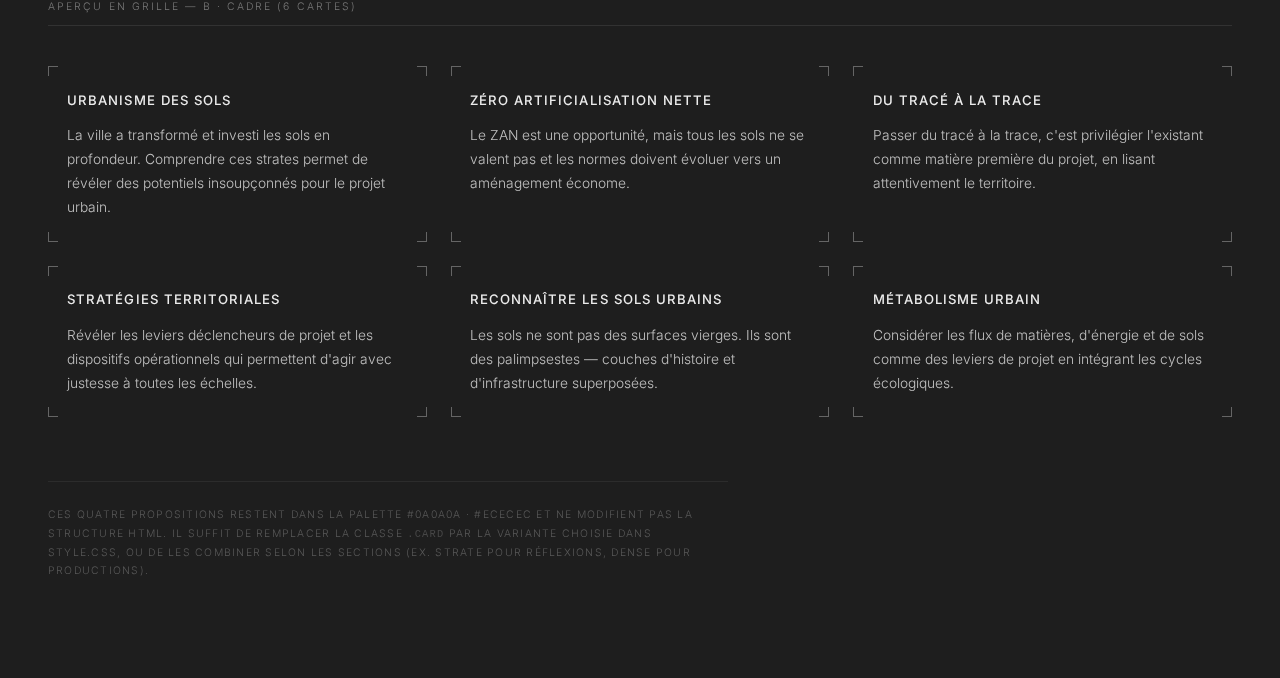
<file: card-variants.html>
<!DOCTYPE html>
<html lang="fr">
<head>
  <meta charset="UTF-8">
  <meta name="viewport" content="width=device-width, initial-scale=1.0">
  <title>Card Variants — Pratiques Urbaines</title>
  <link rel="preconnect" href="https://fonts.googleapis.com">
  <link rel="preconnect" href="https://fonts.gstatic.com" crossorigin>
  <link href="https://fonts.googleapis.com/css2?family=Inter:wght@300;400;500;600&family=DM+Serif+Display:ital@0;1&display=swap" rel="stylesheet">
  <style>
    /* ── Base ─────────────────────────────────────────────────────── */
    *, *::before, *::after { box-sizing: border-box; margin: 0; padding: 0; }

    :root {
      --black: #0A0A0A;
      --white: #ECECEC;
      --gray-400: #585858;
      --gray-500: #787878;
      --gray-600: #9a9a9a;
      --gray-700: #c0c0c0;
      --font-sans: 'Inter', 'Helvetica Neue', sans-serif;
      --font-serif: 'DM Serif Display', Georgia, serif;
    }

    html, body {
      min-height: 100vh;
      font-family: var(--font-sans);
      font-weight: 300;
      line-height: 1.7;
      color: var(--white);
      /* Neutral dark grey — no background drawing, no overlay noise.
         Pure context for evaluating card aesthetics. */
      background-color: #1e1e1e;
      -webkit-font-smoothing: antialiased;
    }

    .page {
      position: relative;
      z-index: 1;
      padding: 4rem 3rem 6rem;
      max-width: 1300px;
    }

    /* ── Page header ──────────────────────────────────────────────── */
    .page-title {
      font-family: var(--font-serif);
      font-size: clamp(1.8rem, 4vw, 2.8rem);
      font-weight: 400;
      margin-bottom: 0.5rem;
      letter-spacing: -0.01em;
    }

    .page-sub {
      font-size: 0.72rem;
      letter-spacing: 0.18em;
      text-transform: uppercase;
      color: var(--gray-500);
      margin-bottom: 3.5rem;
    }

    /* ── Row layout — one variant per column ─────────────────────── */
    .variants {
      display: grid;
      grid-template-columns: repeat(4, 1fr);
      gap: 2.5rem;
      align-items: start;
    }

    .variant-col {
      display: flex;
      flex-direction: column;
      gap: 1.5rem;
    }

    .variant-label {
      display: flex;
      flex-direction: column;
      gap: 0.3rem;
    }

    .variant-label__name {
      font-size: 0.65rem;
      letter-spacing: 0.2em;
      text-transform: uppercase;
      color: var(--white);
      font-weight: 500;
    }

    .variant-label__desc {
      font-size: 0.72rem;
      line-height: 1.6;
      color: var(--gray-600);
    }

    /* Divider */
    .variant-divider {
      width: 24px;
      height: 1px;
      background: rgba(236,236,236,0.25);
    }

    /* ── Shared card content (tag + title + text) ─────────────────── */
    .card-meta {
      display: flex;
      align-items: baseline;
      gap: 0.6rem;
      margin-bottom: 0.9rem;
    }

    .card-tag {
      font-size: 0.58rem;
      letter-spacing: 0.18em;
      text-transform: uppercase;
      color: var(--gray-500);
      border: 1px solid rgba(236,236,236,0.12);
      padding: 0.15rem 0.45rem;
    }

    .card-date {
      font-size: 0.68rem;
      letter-spacing: 0.08em;
      color: var(--gray-500);
    }

    .card-title {
      font-family: var(--font-sans);
      font-weight: 500;
      font-size: 0.82rem;
      letter-spacing: 0.08em;
      text-transform: uppercase;
      color: var(--white);
      margin-bottom: 0.75rem;
    }

    .card-text {
      font-size: 0.86rem;
      line-height: 1.75;
      color: var(--gray-700);
    }

    /* ══════════════════════════════════════════════════════════════
       VARIANT A — Strate
       Just horizontal lines. Content hovers directly on the background.
       References the geological strata — no glass, no box, pure line.
    ══════════════════════════════════════════════════════════════ */
    .card--strate {
      padding: 1.25rem 0;
      border-top: 1px solid rgba(236, 236, 236, 0.18);
      border-bottom: 1px solid rgba(236, 236, 236, 0.06);
      transition: border-top-color 0.3s ease;
      cursor: default;
    }

    .card--strate:hover {
      border-top-color: rgba(236, 236, 236, 0.40);
    }

    /* ══════════════════════════════════════════════════════════════
       VARIANT B — Cadre
       No border around the card; only four small architectural
       corner-marks (L-shapes). Like annotations on a plan.
    ══════════════════════════════════════════════════════════════ */
    .card--cadre {
      position: relative;
      padding: 1.4rem 1.2rem;
      cursor: default;
    }

    /* The four corners use two pseudo-elements with box-shadow trickery */
    .card--cadre::before,
    .card--cadre::after {
      content: '';
      position: absolute;
      width: 10px;
      height: 10px;
      border-color: rgba(236, 236, 236, 0.35);
      border-style: solid;
      transition: border-color 0.3s ease;
    }

    .card--cadre::before {
      top: 0;
      left: 0;
      border-width: 1px 0 0 1px;   /* top-left corner */
    }

    .card--cadre::after {
      bottom: 0;
      right: 0;
      border-width: 0 1px 1px 0;   /* bottom-right corner */
    }

    /* Inner element carries the other two corners */
    .card--cadre .cadre-inner::before,
    .card--cadre .cadre-inner::after {
      content: '';
      position: absolute;
      width: 10px;
      height: 10px;
      border-color: rgba(236, 236, 236, 0.35);
      border-style: solid;
      transition: border-color 0.3s ease;
    }

    .card--cadre .cadre-inner::before {
      top: 0;
      right: 0;
      border-width: 1px 1px 0 0;   /* top-right corner */
    }

    .card--cadre .cadre-inner::after {
      bottom: 0;
      left: 0;
      border-width: 0 0 1px 1px;   /* bottom-left corner */
    }

    .card--cadre:hover::before,
    .card--cadre:hover::after,
    .card--cadre:hover .cadre-inner::before,
    .card--cadre:hover .cadre-inner::after {
      border-color: rgba(236, 236, 236, 0.65);
    }

    .cadre-inner {
      position: absolute;
      inset: 0;
      pointer-events: none;
    }

    /* ══════════════════════════════════════════════════════════════
       VARIANT C — Verre dépoli (refined glass)
       Very light fill (`rgba(236,236,236,0.05)`) — almost inverted
       from the current dark glass — so the background drawing shines
       through like tracing paper laid on an architectural plan.
       Strong blur, left-accent border only.
    ══════════════════════════════════════════════════════════════ */
    .card--verre {
      background: rgba(236, 236, 236, 0.05);
      backdrop-filter: blur(24px) brightness(0.85);
      -webkit-backdrop-filter: blur(24px) brightness(0.85);
      border: none;
      border-left: 1px solid rgba(236, 236, 236, 0.30);
      padding: 1.25rem 1.4rem;
      transition: background 0.35s ease, border-left-color 0.35s ease;
      cursor: default;
    }

    .card--verre:hover {
      background: rgba(236, 236, 236, 0.09);
      border-left-color: rgba(236, 236, 236, 0.55);
    }

    /* ══════════════════════════════════════════════════════════════
       VARIANT D — Dense
       Very dark solid fill, no blur, right-edge inset shadow.
       Typographic, editorial feel — total readability, no glass.
       A reference to print / atlas aesthetics.
    ══════════════════════════════════════════════════════════════ */
    .card--dense {
      background: rgba(10, 10, 10, 0.88);
      border: 1px solid rgba(236, 236, 236, 0.06);
      box-shadow: inset -2px 0 0 rgba(236, 236, 236, 0.08);
      padding: 1.25rem 1.4rem;
      transition: background 0.3s ease, border-color 0.3s ease;
      cursor: default;
    }

    .card--dense:hover {
      background: rgba(16, 16, 16, 0.95);
      border-color: rgba(236, 236, 236, 0.14);
    }

    /* ── Second set: show each on a cards-grid-3 for context ─────── */
    .section-preview {
      margin-top: 5rem;
    }

    .section-preview-title {
      font-size: 0.65rem;
      letter-spacing: 0.2em;
      text-transform: uppercase;
      color: var(--gray-500);
      margin-bottom: 2.5rem;
      padding-bottom: 0.6rem;
      border-bottom: 1px solid rgba(236,236,236,0.1);
    }

    .grid-preview {
      display: grid;
      gap: 1px;
    }

    .grid-preview--3 { grid-template-columns: repeat(3, 1fr); }
    .grid-preview--4 { grid-template-columns: repeat(4, 1fr); }

    /* ── Footer note ──────────────────────────────────────────────── */
    .note {
      margin-top: 4rem;
      padding-top: 1.5rem;
      border-top: 1px solid rgba(236,236,236,0.07);
      font-size: 0.65rem;
      letter-spacing: 0.12em;
      text-transform: uppercase;
      color: var(--gray-400);
      max-width: 680px;
      line-height: 1.8;
    }
  </style>
</head>
<body>

<div class="page">

  <header>
    <h1 class="page-title">Propositions de cartes</h1>
    <p class="page-sub">Quatre directions — même contenu, même palette #0A0A0A / #ECECEC</p>
  </header>

  <!-- ── Single card comparison ────────────────────────────────── -->
  <div class="variants">

    <!-- A — Strate -->
    <div class="variant-col">
      <div class="variant-label">
        <span class="variant-label__name">A · Strate</span>
        <span class="variant-label__desc">Seules des lignes horizontales délimitent les cartes. Pas de fond, pas de verre. Le dessin territorial respire librement.</span>
      </div>
      <div class="variant-divider"></div>

      <div class="card--strate">
        <div class="card-meta">
          <span class="card-tag">Exposition</span>
          <time class="card-date">Sept. 2024</time>
        </div>
        <h3 class="card-title">Cap sur le ZAN&nbsp;!</h3>
        <p class="card-text">Exposition itinérante commissionnée par le Ministère de la Transition Écologique. Inaugurée le 30 septembre 2024 à la Maison de l'Architecture à Paris.</p>
      </div>

      <div class="card--strate">
        <div class="card-meta">
          <span class="card-tag">Conférence</span>
          <time class="card-date">Avril 2024</time>
        </div>
        <h3 class="card-title">Les sols reviennent dans les débats</h3>
        <p class="card-text">Intervention sur le retour des sols au centre des enjeux d'aménagement du territoire.</p>
      </div>

      <div class="card--strate">
        <div class="card-meta">
          <span class="card-tag">Podcast</span>
          <time class="card-date">2023</time>
        </div>
        <h3 class="card-title">Pour un urbanisme des sols</h3>
        <p class="card-text">Épisode #68 du podcast Dixit.net sur l'approche de l'urbanisme des sols.</p>
      </div>
    </div>

    <!-- B — Cadre -->
    <div class="variant-col">
      <div class="variant-label">
        <span class="variant-label__name">B · Cadre</span>
        <span class="variant-label__desc">Petites marques d'angle architecturales (L) aux quatre coins. Aucune boîte, aucun fond — seul le tracé délimite l'espace.</span>
      </div>
      <div class="variant-divider"></div>

      <div class="card--cadre">
        <div class="cadre-inner"></div>
        <div class="card-meta">
          <span class="card-tag">Exposition</span>
          <time class="card-date">Sept. 2024</time>
        </div>
        <h3 class="card-title">Cap sur le ZAN&nbsp;!</h3>
        <p class="card-text">Exposition itinérante commissionnée par le Ministère de la Transition Écologique. Inaugurée le 30 septembre 2024 à la Maison de l'Architecture à Paris.</p>
      </div>

      <div class="card--cadre">
        <div class="cadre-inner"></div>
        <div class="card-meta">
          <span class="card-tag">Conférence</span>
          <time class="card-date">Avril 2024</time>
        </div>
        <h3 class="card-title">Les sols reviennent dans les débats</h3>
        <p class="card-text">Intervention sur le retour des sols au centre des enjeux d'aménagement du territoire.</p>
      </div>

      <div class="card--cadre">
        <div class="cadre-inner"></div>
        <div class="card-meta">
          <span class="card-tag">Podcast</span>
          <time class="card-date">2023</time>
        </div>
        <h3 class="card-title">Pour un urbanisme des sols</h3>
        <p class="card-text">Épisode #68 du podcast Dixit.net sur l'approche de l'urbanisme des sols.</p>
      </div>
    </div>

    <!-- C — Verre dépoli -->
    <div class="variant-col">
      <div class="variant-label">
        <span class="variant-label__name">C · Verre dépoli</span>
        <span class="variant-label__desc">Remplissage très léger (quasi-transparent) avec fort flou — comme du papier calque sur le plan. Seul le bord gauche est accentué.</span>
      </div>
      <div class="variant-divider"></div>

      <div class="card--verre">
        <div class="card-meta">
          <span class="card-tag">Exposition</span>
          <time class="card-date">Sept. 2024</time>
        </div>
        <h3 class="card-title">Cap sur le ZAN&nbsp;!</h3>
        <p class="card-text">Exposition itinérante commissionnée par le Ministère de la Transition Écologique. Inaugurée le 30 septembre 2024 à la Maison de l'Architecture à Paris.</p>
      </div>

      <div class="card--verre">
        <div class="card-meta">
          <span class="card-tag">Conférence</span>
          <time class="card-date">Avril 2024</time>
        </div>
        <h3 class="card-title">Les sols reviennent dans les débats</h3>
        <p class="card-text">Intervention sur le retour des sols au centre des enjeux d'aménagement du territoire.</p>
      </div>

      <div class="card--verre">
        <div class="card-meta">
          <span class="card-tag">Podcast</span>
          <time class="card-date">2023</time>
        </div>
        <h3 class="card-title">Pour un urbanisme des sols</h3>
        <p class="card-text">Épisode #68 du podcast Dixit.net sur l'approche de l'urbanisme des sols.</p>
      </div>
    </div>

    <!-- D — Dense -->
    <div class="variant-col">
      <div class="variant-label">
        <span class="variant-label__name">D · Dense</span>
        <span class="variant-label__desc">Fond très sombre et opaque, sans flou. Lisibilité maximale du texte. Référence au design éditorial et à l'atlas.</span>
      </div>
      <div class="variant-divider"></div>

      <div class="card--dense">
        <div class="card-meta">
          <span class="card-tag">Exposition</span>
          <time class="card-date">Sept. 2024</time>
        </div>
        <h3 class="card-title">Cap sur le ZAN&nbsp;!</h3>
        <p class="card-text">Exposition itinérante commissionnée par le Ministère de la Transition Écologique. Inaugurée le 30 septembre 2024 à la Maison de l'Architecture à Paris.</p>
      </div>

      <div class="card--dense">
        <div class="card-meta">
          <span class="card-tag">Conférence</span>
          <time class="card-date">Avril 2024</time>
        </div>
        <h3 class="card-title">Les sols reviennent dans les débats</h3>
        <p class="card-text">Intervention sur le retour des sols au centre des enjeux d'aménagement du territoire.</p>
      </div>

      <div class="card--dense">
        <div class="card-meta">
          <span class="card-tag">Podcast</span>
          <time class="card-date">2023</time>
        </div>
        <h3 class="card-title">Pour un urbanisme des sols</h3>
        <p class="card-text">Épisode #68 du podcast Dixit.net sur l'approche de l'urbanisme des sols.</p>
      </div>
    </div>

  </div><!-- /variants -->

  <!-- ── Full-row context: show the same variant in a 3-col grid ── -->
  <div class="section-preview">
    <p class="section-preview-title">Aperçu en grille — A · Strate (6 cartes)</p>
    <div class="grid-preview grid-preview--3">
      <div class="card--strate">
        <h3 class="card-title">Urbanisme des sols</h3>
        <p class="card-text">La ville a transformé et investi les sols en profondeur. Comprendre ces strates permet de révéler des potentiels insoupçonnés pour le projet urbain.</p>
      </div>
      <div class="card--strate">
        <h3 class="card-title">Zéro Artificialisation Nette</h3>
        <p class="card-text">Le ZAN est une opportunité, mais tous les sols ne se valent pas et les normes doivent évoluer vers un aménagement économe.</p>
      </div>
      <div class="card--strate">
        <h3 class="card-title">Du tracé à la trace</h3>
        <p class="card-text">Passer du tracé à la trace, c'est privilégier l'existant comme matière première du projet, en lisant attentivement le territoire.</p>
      </div>
      <div class="card--strate">
        <h3 class="card-title">Stratégies territoriales</h3>
        <p class="card-text">Révéler les leviers déclencheurs de projet et les dispositifs opérationnels qui permettent d'agir avec justesse à toutes les échelles.</p>
      </div>
      <div class="card--strate">
        <h3 class="card-title">Reconnaître les sols urbains</h3>
        <p class="card-text">Les sols ne sont pas des surfaces vierges. Ils sont des palimpsestes — couches d'histoire et d'infrastructure superposées.</p>
      </div>
      <div class="card--strate">
        <h3 class="card-title">Métabolisme urbain</h3>
        <p class="card-text">Considérer les flux de matières, d'énergie et de sols comme des leviers de projet en intégrant les cycles écologiques.</p>
      </div>
    </div>
  </div>

  <div class="section-preview">
    <p class="section-preview-title">Aperçu en grille — B · Cadre (6 cartes)</p>
    <div class="grid-preview grid-preview--3" style="gap: 1.5rem;">
      <div class="card--cadre"><div class="cadre-inner"></div>
        <h3 class="card-title">Urbanisme des sols</h3>
        <p class="card-text">La ville a transformé et investi les sols en profondeur. Comprendre ces strates permet de révéler des potentiels insoupçonnés pour le projet urbain.</p>
      </div>
      <div class="card--cadre"><div class="cadre-inner"></div>
        <h3 class="card-title">Zéro Artificialisation Nette</h3>
        <p class="card-text">Le ZAN est une opportunité, mais tous les sols ne se valent pas et les normes doivent évoluer vers un aménagement économe.</p>
      </div>
      <div class="card--cadre"><div class="cadre-inner"></div>
        <h3 class="card-title">Du tracé à la trace</h3>
        <p class="card-text">Passer du tracé à la trace, c'est privilégier l'existant comme matière première du projet, en lisant attentivement le territoire.</p>
      </div>
      <div class="card--cadre"><div class="cadre-inner"></div>
        <h3 class="card-title">Stratégies territoriales</h3>
        <p class="card-text">Révéler les leviers déclencheurs de projet et les dispositifs opérationnels qui permettent d'agir avec justesse à toutes les échelles.</p>
      </div>
      <div class="card--cadre"><div class="cadre-inner"></div>
        <h3 class="card-title">Reconnaître les sols urbains</h3>
        <p class="card-text">Les sols ne sont pas des surfaces vierges. Ils sont des palimpsestes — couches d'histoire et d'infrastructure superposées.</p>
      </div>
      <div class="card--cadre"><div class="cadre-inner"></div>
        <h3 class="card-title">Métabolisme urbain</h3>
        <p class="card-text">Considérer les flux de matières, d'énergie et de sols comme des leviers de projet en intégrant les cycles écologiques.</p>
      </div>
    </div>
  </div>

  <p class="note">
    Ces quatre propositions restent dans la palette #0A0A0A · #ECECEC et ne modifient pas la structure HTML.
    Il suffit de remplacer la classe <code style="font-family:monospace;opacity:0.7">.card</code> par la variante choisie dans style.css,
    ou de les combiner selon les sections (ex. Strate pour Réflexions, Dense pour Productions).
  </p>

</div><!-- /page -->
</body>
</html>
</file>
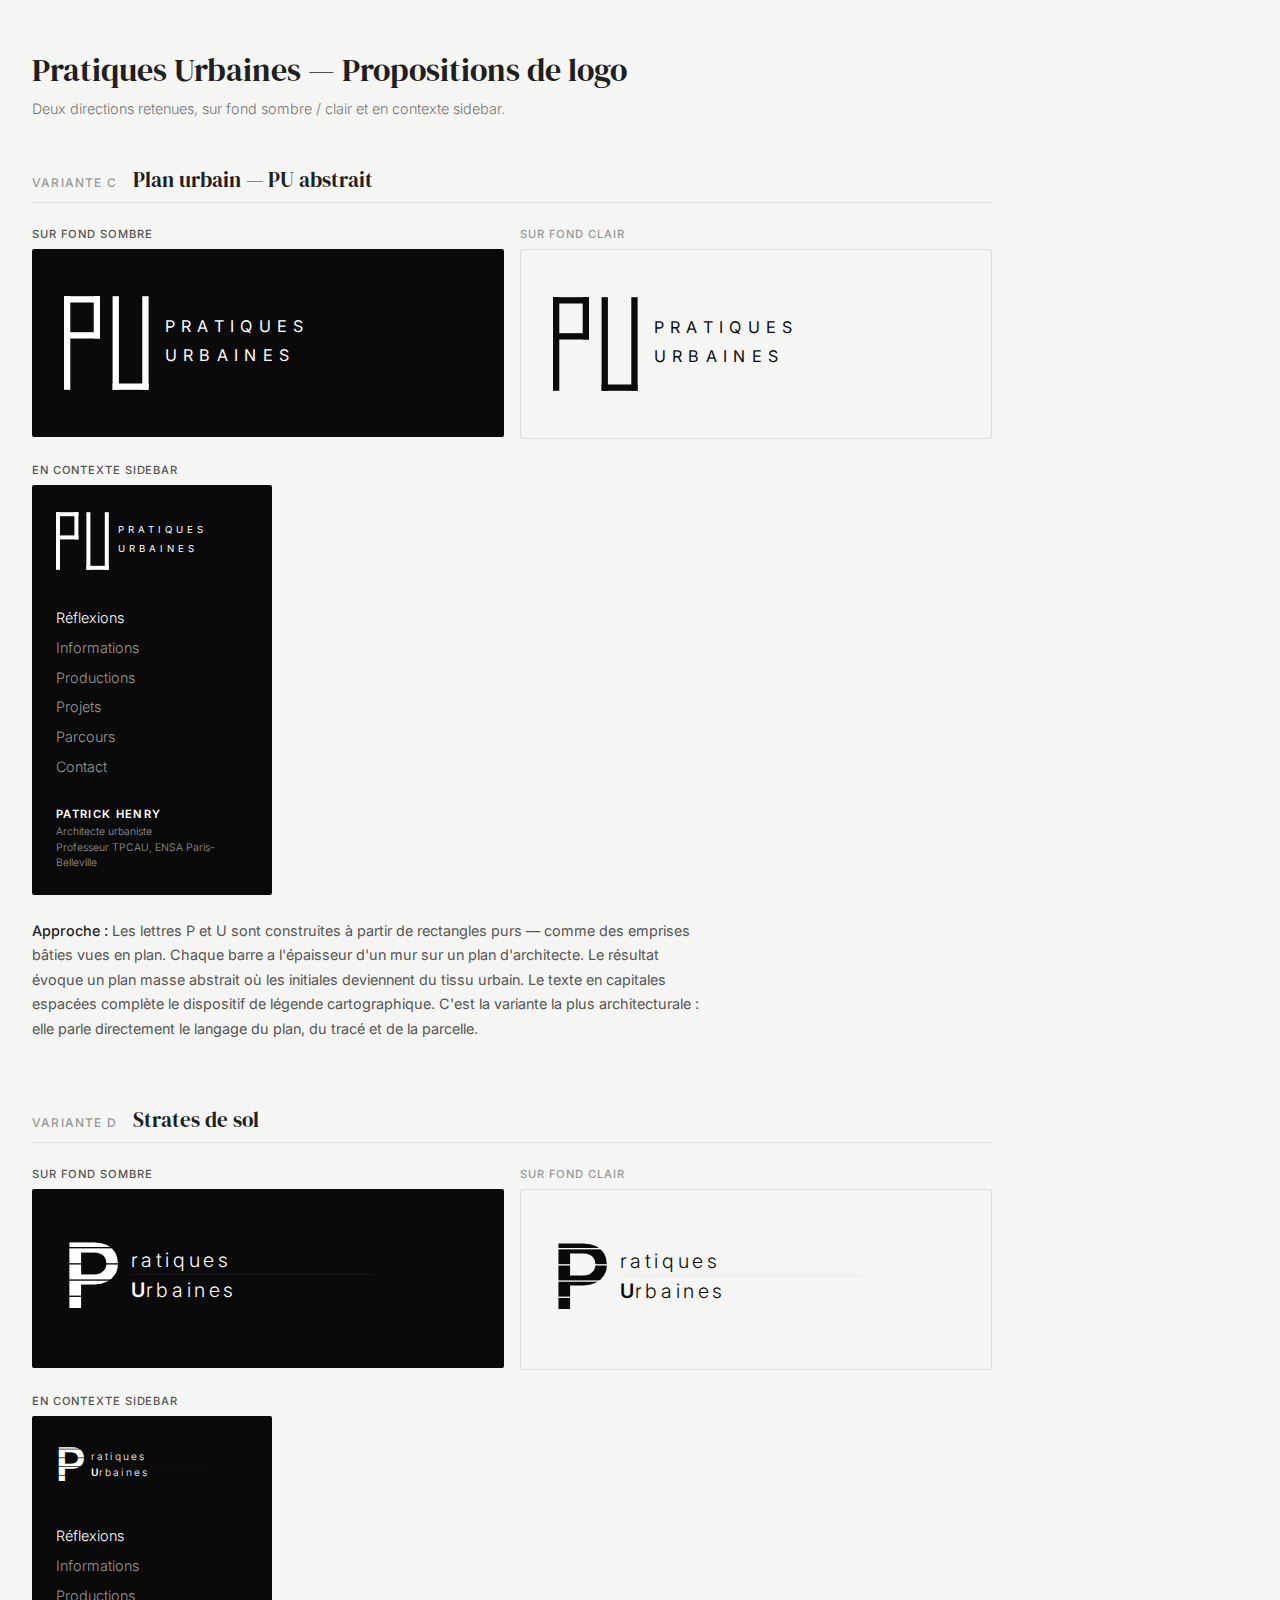
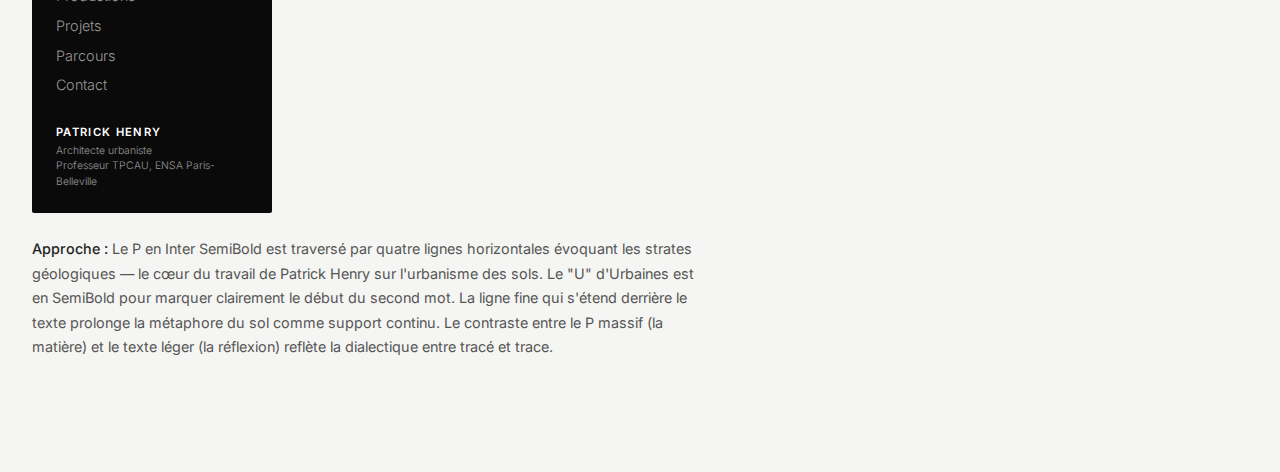
<file: logo-variants.html>
<!DOCTYPE html>
<html lang="fr">
<head>
  <meta charset="UTF-8">
  <meta name="viewport" content="width=device-width, initial-scale=1.0">
  <title>Pratiques Urbaines — Propositions de logo</title>
  <link rel="preconnect" href="https://fonts.googleapis.com">
  <link rel="preconnect" href="https://fonts.gstatic.com" crossorigin>
  <link href="https://fonts.googleapis.com/css2?family=Inter:wght@300;400;500;600;700&family=DM+Serif+Display:ital@0;1&display=swap" rel="stylesheet">
  <style>
    *, *::before, *::after { margin: 0; padding: 0; box-sizing: border-box; }
    body {
      font-family: 'Inter', sans-serif;
      background: #f5f5f3;
      color: #1f1f1f;
      padding: 3rem 2rem;
    }
    .page-title {
      font-family: 'DM Serif Display', Georgia, serif;
      font-size: 2rem;
      font-weight: 400;
      margin-bottom: 0.5rem;
    }
    .page-subtitle {
      font-size: 0.9rem;
      color: #777;
      margin-bottom: 3rem;
      font-weight: 300;
    }
    .variant {
      margin-bottom: 4rem;
      max-width: 960px;
    }
    .variant__header {
      display: flex;
      align-items: baseline;
      gap: 1rem;
      margin-bottom: 1.5rem;
      padding-bottom: 0.5rem;
      border-bottom: 1px solid #ddd;
    }
    .variant__number {
      font-size: 0.75rem;
      font-weight: 500;
      letter-spacing: 0.1em;
      text-transform: uppercase;
      color: #999;
    }
    .variant__name {
      font-family: 'DM Serif Display', Georgia, serif;
      font-size: 1.3rem;
      font-weight: 400;
    }
    .variant__row {
      display: grid;
      grid-template-columns: 1fr 1fr;
      gap: 1rem;
      margin-bottom: 1.5rem;
    }
    .variant__preview-sm {
      padding: 2.5rem 2rem;
      display: flex;
      align-items: center;
      border-radius: 2px;
    }
    .variant__preview-sm--dark { background: #0a0a0a; }
    .variant__preview-sm--light {
      background: #f5f5f3;
      border: 1px solid #ddd;
    }
    .variant__svg { max-width: 360px; height: auto; }
    .variant__justification {
      font-size: 0.9rem;
      line-height: 1.7;
      color: #555;
      max-width: 680px;
    }
    .variant__justification strong {
      color: #1f1f1f;
      font-weight: 500;
    }
    .variant__label {
      font-size: 0.7rem;
      font-weight: 500;
      letter-spacing: 0.08em;
      text-transform: uppercase;
      margin-bottom: 0.5rem;
    }
    .variant__label--dark { color: #555; }
    .variant__label--light { color: #999; }

    .sidebar-sim {
      display: grid;
      grid-template-columns: 1fr 1fr;
      gap: 1rem;
      margin-bottom: 1.5rem;
    }
    .sidebar-sim__box {
      background: #0a0a0a;
      padding: 1.5rem;
      border-radius: 2px;
      width: 240px;
      min-height: 340px;
      display: flex;
      flex-direction: column;
      justify-content: space-between;
    }
    .sidebar-sim__logo { margin-bottom: 2rem; }
    .sidebar-sim__nav {
      display: flex;
      flex-direction: column;
      gap: 0.8rem;
      flex-grow: 1;
      justify-content: center;
    }
    .sidebar-sim__nav-link {
      font-family: 'Inter', sans-serif;
      font-size: 0.9rem;
      font-weight: 300;
      color: #999;
    }
    .sidebar-sim__nav-link--active { color: #fff; }
    .sidebar-sim__footer { margin-top: 2rem; }
    .sidebar-sim__name {
      font-family: 'Inter', sans-serif;
      font-weight: 600;
      font-size: 0.7rem;
      letter-spacing: 0.12em;
      text-transform: uppercase;
      color: #fff;
      margin-bottom: 0.2rem;
    }
    .sidebar-sim__title {
      font-family: 'Inter', sans-serif;
      font-weight: 300;
      font-size: 0.65rem;
      line-height: 1.5;
      color: #fff;
      opacity: 0.55;
    }
  </style>
</head>
<body>

  <h1 class="page-title">Pratiques Urbaines — Propositions de logo</h1>
  <p class="page-subtitle">Deux directions retenues, sur fond sombre / clair et en contexte sidebar.</p>


  <!--  VARIANT C  -->
  <div class="variant">
    <div class="variant__header">
      <span class="variant__number">Variante C</span>
      <h2 class="variant__name">Plan urbain — PU abstrait</h2>
    </div>

    <div class="variant__row">
      <div>
        <p class="variant__label variant__label--dark">Sur fond sombre</p>
        <div class="variant__preview-sm variant__preview-sm--dark">
          <svg viewBox="0 0 400 120" fill="none" xmlns="http://www.w3.org/2000/svg" class="variant__svg">
            <g fill="#ffffff">
              <rect x="0" y="8" width="7" height="104" />
              <rect x="0" y="8" width="40" height="7" />
              <rect x="0" y="48" width="40" height="7" />
              <rect x="33" y="8" width="7" height="47" />
              <rect x="54" y="8" width="7" height="104" />
              <rect x="54" y="105" width="40" height="7" />
              <rect x="87" y="8" width="7" height="104" />
              <text x="112" y="48" font-family="'Inter', sans-serif" font-weight="400" font-size="18" letter-spacing="7">PRATIQUES</text>
              <text x="112" y="80" font-family="'Inter', sans-serif" font-weight="400" font-size="18" letter-spacing="7">URBAINES</text>
            </g>
          </svg>
        </div>
      </div>
      <div>
        <p class="variant__label variant__label--light">Sur fond clair</p>
        <div class="variant__preview-sm variant__preview-sm--light">
          <svg viewBox="0 0 400 120" fill="none" xmlns="http://www.w3.org/2000/svg" class="variant__svg">
            <g fill="#0a0a0a">
              <rect x="0" y="8" width="7" height="104" />
              <rect x="0" y="8" width="40" height="7" />
              <rect x="0" y="48" width="40" height="7" />
              <rect x="33" y="8" width="7" height="47" />
              <rect x="54" y="8" width="7" height="104" />
              <rect x="54" y="105" width="40" height="7" />
              <rect x="87" y="8" width="7" height="104" />
              <text x="112" y="48" font-family="'Inter', sans-serif" font-weight="400" font-size="18" letter-spacing="7">PRATIQUES</text>
              <text x="112" y="80" font-family="'Inter', sans-serif" font-weight="400" font-size="18" letter-spacing="7">URBAINES</text>
            </g>
          </svg>
        </div>
      </div>
    </div>

    <p class="variant__label variant__label--dark">En contexte sidebar</p>
    <div class="sidebar-sim">
      <div class="sidebar-sim__box">
        <div class="sidebar-sim__logo">
          <svg viewBox="0 0 200 80" fill="none" xmlns="http://www.w3.org/2000/svg" width="160">
            <g fill="#ffffff">
              <rect x="0" y="4" width="5" height="72" />
              <rect x="0" y="4" width="28" height="5" />
              <rect x="0" y="33" width="28" height="5" />
              <rect x="23" y="4" width="5" height="34" />
              <rect x="38" y="4" width="5" height="72" />
              <rect x="38" y="71" width="28" height="5" />
              <rect x="61" y="4" width="5" height="72" />
              <text x="78" y="30" font-family="'Inter', sans-serif" font-weight="400" font-size="12" letter-spacing="5">PRATIQUES</text>
              <text x="78" y="54" font-family="'Inter', sans-serif" font-weight="400" font-size="12" letter-spacing="5">URBAINES</text>
            </g>
          </svg>
        </div>
        <nav class="sidebar-sim__nav">
          <span class="sidebar-sim__nav-link sidebar-sim__nav-link--active">Réflexions</span>
          <span class="sidebar-sim__nav-link">Informations</span>
          <span class="sidebar-sim__nav-link">Productions</span>
          <span class="sidebar-sim__nav-link">Projets</span>
          <span class="sidebar-sim__nav-link">Parcours</span>
          <span class="sidebar-sim__nav-link">Contact</span>
        </nav>
        <div class="sidebar-sim__footer">
          <p class="sidebar-sim__name">Patrick Henry</p>
          <p class="sidebar-sim__title">Architecte urbaniste<br>Professeur TPCAU, ENSA Paris-Belleville</p>
        </div>
      </div>
    </div>

    <p class="variant__justification">
      <strong>Approche :</strong> Les lettres P et U sont construites à partir de rectangles purs — comme des emprises bâties vues en plan. Chaque barre a l'épaisseur d'un mur sur un plan d'architecte. Le résultat évoque un plan masse abstrait où les initiales deviennent du tissu urbain. Le texte en capitales espacées complète le dispositif de légende cartographique. C'est la variante la plus architecturale : elle parle directement le langage du plan, du tracé et de la parcelle.
    </p>
  </div>


  <!--  VARIANT D  -->
  <div class="variant">
    <div class="variant__header">
      <span class="variant__number">Variante D</span>
      <h2 class="variant__name">Strates de sol</h2>
    </div>

    <div class="variant__row">
      <div>
        <p class="variant__label variant__label--dark">Sur fond sombre</p>
        <div class="variant__preview-sm variant__preview-sm--dark">
          <svg viewBox="0 0 400 110" fill="none" xmlns="http://www.w3.org/2000/svg" class="variant__svg">
            <g>
              <text x="0" y="88" font-family="'Inter', sans-serif" font-weight="600" font-size="100" letter-spacing="-3" fill="#ffffff">P</text>
              <rect x="-2" y="20" width="68" height="1.5" fill="#0a0a0a"/>
              <rect x="-2" y="38" width="68" height="1.5" fill="#0a0a0a"/>
              <rect x="-2" y="56" width="68" height="1.5" fill="#0a0a0a"/>
              <rect x="-2" y="74" width="68" height="1.5" fill="#0a0a0a"/>
              <text x="74" y="42" font-family="'Inter', sans-serif" font-weight="300" font-size="22" letter-spacing="4" fill="#ffffff">ratiques</text>
              <text x="74" y="76" font-family="'Inter', sans-serif" font-weight="600" font-size="22" letter-spacing="4" fill="#ffffff">U</text>
              <text x="91" y="76" font-family="'Inter', sans-serif" font-weight="300" font-size="22" letter-spacing="4" fill="#ffffff">rbaines</text>
              <rect x="74" y="50" width="270" height="0.4" fill="#ffffff" opacity="0.15"/>
            </g>
          </svg>
        </div>
      </div>
      <div>
        <p class="variant__label variant__label--light">Sur fond clair</p>
        <div class="variant__preview-sm variant__preview-sm--light">
          <svg viewBox="0 0 400 110" fill="none" xmlns="http://www.w3.org/2000/svg" class="variant__svg">
            <g>
              <text x="0" y="88" font-family="'Inter', sans-serif" font-weight="600" font-size="100" letter-spacing="-3" fill="#0a0a0a">P</text>
              <rect x="-2" y="20" width="68" height="1.5" fill="#f5f5f3"/>
              <rect x="-2" y="38" width="68" height="1.5" fill="#f5f5f3"/>
              <rect x="-2" y="56" width="68" height="1.5" fill="#f5f5f3"/>
              <rect x="-2" y="74" width="68" height="1.5" fill="#f5f5f3"/>
              <text x="74" y="42" font-family="'Inter', sans-serif" font-weight="300" font-size="22" letter-spacing="4" fill="#0a0a0a">ratiques</text>
              <text x="74" y="76" font-family="'Inter', sans-serif" font-weight="600" font-size="22" letter-spacing="4" fill="#0a0a0a">U</text>
              <text x="91" y="76" font-family="'Inter', sans-serif" font-weight="300" font-size="22" letter-spacing="4" fill="#0a0a0a">rbaines</text>
              <rect x="74" y="50" width="270" height="0.4" fill="#0a0a0a" opacity="0.1"/>
            </g>
          </svg>
        </div>
      </div>
    </div>

    <p class="variant__label variant__label--dark">En contexte sidebar</p>
    <div class="sidebar-sim">
      <div class="sidebar-sim__box">
        <div class="sidebar-sim__logo">
          <svg viewBox="0 0 220 70" fill="none" xmlns="http://www.w3.org/2000/svg" width="160">
            <g>
              <text x="0" y="56" font-family="'Inter', sans-serif" font-weight="600" font-size="64" letter-spacing="-2" fill="#ffffff">P</text>
              <rect x="-1" y="12" width="44" height="1" fill="#0a0a0a"/>
              <rect x="-1" y="24" width="44" height="1" fill="#0a0a0a"/>
              <rect x="-1" y="36" width="44" height="1" fill="#0a0a0a"/>
              <rect x="-1" y="48" width="44" height="1" fill="#0a0a0a"/>
              <text x="48" y="28" font-family="'Inter', sans-serif" font-weight="300" font-size="14" letter-spacing="3" fill="#ffffff">ratiques</text>
              <text x="48" y="50" font-family="'Inter', sans-serif" font-weight="600" font-size="14" letter-spacing="3" fill="#ffffff">U</text>
              <text x="59" y="50" font-family="'Inter', sans-serif" font-weight="300" font-size="14" letter-spacing="3" fill="#ffffff">rbaines</text>
              <rect x="48" y="34" width="160" height="0.3" fill="#ffffff" opacity="0.12"/>
            </g>
          </svg>
        </div>
        <nav class="sidebar-sim__nav">
          <span class="sidebar-sim__nav-link sidebar-sim__nav-link--active">Réflexions</span>
          <span class="sidebar-sim__nav-link">Informations</span>
          <span class="sidebar-sim__nav-link">Productions</span>
          <span class="sidebar-sim__nav-link">Projets</span>
          <span class="sidebar-sim__nav-link">Parcours</span>
          <span class="sidebar-sim__nav-link">Contact</span>
        </nav>
        <div class="sidebar-sim__footer">
          <p class="sidebar-sim__name">Patrick Henry</p>
          <p class="sidebar-sim__title">Architecte urbaniste<br>Professeur TPCAU, ENSA Paris-Belleville</p>
        </div>
      </div>
    </div>

    <p class="variant__justification">
      <strong>Approche :</strong> Le P en Inter SemiBold est traversé par quatre lignes horizontales évoquant les strates géologiques — le cœur du travail de Patrick Henry sur l'urbanisme des sols. Le "U" d'Urbaines est en SemiBold pour marquer clairement le début du second mot. La ligne fine qui s'étend derrière le texte prolonge la métaphore du sol comme support continu. Le contraste entre le P massif (la matière) et le texte léger (la réflexion) reflète la dialectique entre tracé et trace.
    </p>
  </div>

</body>
</html>
</file>
<file: style.css>
/* ═══════════════════════════════════════════════════════════════════
   PRATIQUES URBAINES · draft_2
   Palette: #0A0A0A (black), #ECECEC (white), gradations in between
   ═══════════════════════════════════════════════════════════════════ */

/* ── Variables ─────────────────────────────────────────────────── */
:root {
  --black:       #0A0A0A;
  --white:       #ECECEC;
  --gray-100:    #141414;
  --gray-150:    #1e1e1e;
  --gray-200:    #282828;
  --gray-400:    #585858;
  --gray-500:    #787878;
  --gray-600:    #9a9a9a;
  --gray-700:    #c0c0c0;

  /* Cards — Cadre style: light wash + blur, no full border */
  --card-bg:       rgba(255, 255, 255, 0.35);
  --card-border:   rgba(10, 10, 10, 0.10);   /* kept for card__tag + section__quote */
  --card-blur:     8px;
  --cadre-color:   #0A0A0A;                  /* corner mark colour */
  --cadre-size:    12px;                     /* length of each corner arm */
  --cadre-opacity: 0.28;

  /* Nav — LEFT side */
  --nav-item-h:  60px;   /* height of each nav item slot */
  --nav-visible: 4;      /* items visible at once in the clipped viewport */
  --nav-vp-h:    calc(var(--nav-item-h) * var(--nav-visible)); /* 240px */
  --nav-width:   140px;  /* width of the nav text column */

  /* Typography */
  --font-sans:   'Inter', 'Helvetica Neue', Arial, sans-serif;
  --font-serif:  'DM Serif Display', Georgia, serif;

  /* Spacing */
  --space-xs:    0.5rem;
  --space-sm:    1rem;
  --space-md:    1.5rem;
  --space-lg:    2.5rem;
  --space-xl:    4rem;
  --space-2xl:   6rem;

  /* Layout — nav is LEFT, logo is RIGHT */
  --content-max:  820px;
  --side-pad:     2rem;
  --left-offset:  190px;   /* left padding to clear nav column */
  --right-pad:    3rem;    /* right padding (just visual breathing room, logo is fixed) */
}

/* ── Reset ──────────────────────────────────────────────────────── */
*, *::before, *::after {
  box-sizing: border-box;
  margin: 0;
  padding: 0;
}

html {
  font-size: 16px;
  scroll-behavior: smooth;
  /* Proximity snap: gently snaps to section starts without trapping
     users inside tall sections (Productions, Parcours, etc.) */
  scroll-snap-type: y proximity;
  overflow-y: scroll;
}

body {
  font-family: var(--font-sans);
  font-weight: 300;
  line-height: 1.7;
  color: var(--black);
  /* The territory drawing is the permanent visual ground — always fully lit.
     No darkness overlay; the drawing breathes through every section. */
  background-color: #f5f5f0;
  background-image: url('images/bg-v2.png');
  background-attachment: fixed;
  background-size: cover;
  /* JS will animate this from 0% (hero) to 100% (contact)
     revealing different strates of the territory drawing as you descend */
  background-position: center 0%;
  overflow-x: hidden;
  -webkit-font-smoothing: antialiased;
}

/* ── Background overlay — disabled (progressive darkness removed) ─ */
.dark-overlay {
  display: none;
}

/* ── Fixed Logo — top RIGHT ─────────────────────────────────────── */
.site-logo {
  position: fixed;
  top: var(--side-pad);
  right: var(--side-pad);
  z-index: 200;
  text-decoration: none;
  display: block;
  /* Dark logo on light background — no filter needed */
  transition: opacity 0.35s ease;
}

/* When logo is an <img> */
.site-logo img {
  display: block;
  width: 110px;
  height: auto;
}

/* Fallback: when logo is still inline SVG */
.site-logo svg {
  display: block;
  width: 130px;
  height: auto;
  color: var(--black);
}

.site-logo:hover {
  opacity: 0.75;
}

/* Logo is dark marks on transparent PNG — reads naturally on the light drawing */

/* ── Section Nav — LEFT side, slot-machine ──────────────────────── */
.section-nav {
  position: fixed;
  left: var(--side-pad);   /* ← LEFT */
  top: 50%;
  transform: translateY(-50%);
  z-index: 200;
}

/* Clipping viewport — shows only N items at a time */
.section-nav__viewport {
  position: relative;
  height: var(--nav-vp-h);   /* 240px = 4 × 60px */
  overflow: hidden;
  width: var(--nav-width);   /* 140px */
  /*
     Fade mask at top & bottom edges so items dissolve in/out
     naturally as they slide through — reinforces the strates metaphor
  */
  -webkit-mask-image: linear-gradient(
    to bottom,
    transparent 0%,
    rgba(0,0,0,0.5) 12%,
    rgba(0,0,0,1) 28%,
    rgba(0,0,0,1) 72%,
    rgba(0,0,0,0.5) 88%,
    transparent 100%
  );
  mask-image: linear-gradient(
    to bottom,
    transparent 0%,
    rgba(0,0,0,0.5) 12%,
    rgba(0,0,0,1) 28%,
    rgba(0,0,0,1) 72%,
    rgba(0,0,0,0.5) 88%,
    transparent 100%
  );
}

/* The sliding column — all section names stacked vertically */
.section-nav__list {
  list-style: none;
  position: absolute;
  left: 0;
  top: 0;
  width: 100%;
  /* translateY driven by JS scroll handler */
  transform: translateY(0);
  transition: transform 0.1s cubic-bezier(0.25, 0.46, 0.45, 0.94);
  will-change: transform;
}

/* Each name occupies one slot */
.section-nav__item {
  height: var(--nav-item-h);   /* 60px */
  display: flex;
  align-items: center;
  justify-content: flex-start;  /* left-aligned */
}

/* Base link style — "future" items, slightly visible */
.section-nav__link {
  display: block;
  font-family: var(--font-sans);
  font-size: 0.7rem;
  font-weight: 300;
  letter-spacing: 0.2em;
  text-transform: uppercase;
  text-decoration: none;
  color: var(--black);
  text-align: left;
  padding: 0.2rem 0;
  /* Future items — present but quiet */
  opacity: 0.28;
  transition: opacity 0.25s ease, font-weight 0.25s ease, letter-spacing 0.25s ease;
  white-space: nowrap;
}

/* Active — the section you're currently scrolling through */
.section-nav__item.is-active .section-nav__link {
  opacity: 1;
  font-weight: 500;
  letter-spacing: 0.22em;
}

/* Past — already visited, still readable, softer */
.section-nav__item.is-past .section-nav__link {
  opacity: 0.55;
  font-weight: 300;
}

/* Hover — any item */
.section-nav__link:hover {
  opacity: 0.85;
}

/* ── Mobile dot nav — hidden on desktop ─────────────────────────── */
.section-nav__dots {
  display: none;
}

/* ── Main content ───────────────────────────────────────────────── */
.site-main {
  position: relative;
  z-index: 2;
}

/* ── Sections ───────────────────────────────────────────────────── */
.section {
  min-height: 100vh;
  position: relative;
  scroll-snap-align: start;
  display: flex;
  flex-direction: column;
  padding: 0;
}

.section__inner {
  position: relative;
  z-index: 2;
  width: 100%;
  /* Not centered — left-anchored so content always starts right after the nav */
  max-width: calc(var(--left-offset) + var(--content-max) + var(--right-pad));
  margin: 0 auto;
  padding: var(--space-2xl) var(--right-pad) var(--space-xl) var(--left-offset);
  flex: 1;
}

/* ── Section Headers ────────────────────────────────────────────── */
.section__header {
  margin-bottom: var(--space-xl);
}

.section__title {
  font-family: var(--font-serif);
  font-weight: 400;
  font-size: clamp(2.2rem, 5vw, 3.2rem);
  line-height: 1.1;
  color: var(--black);
  margin-bottom: var(--space-md);
  letter-spacing: -0.01em;
}

.section__lead {
  font-size: 0.96rem;
  font-weight: 400;
  color: #3c3c3c;
  line-height: 1.75;
  max-width: 560px;
}

.section__quote {
  margin-top: var(--space-xl);
  padding: var(--space-md) var(--space-lg);
  border-left: 1px solid rgba(10, 10, 10, 0.18);
  background: var(--card-bg);
  backdrop-filter: blur(var(--card-blur));
  -webkit-backdrop-filter: blur(var(--card-blur));
}

.section__quote p {
  font-family: var(--font-serif);
  font-style: italic;
  font-size: 1.15rem;
  line-height: 1.6;
  color: var(--black);
  margin-bottom: var(--space-xs);
}

.section__quote cite {
  font-size: 0.7rem;
  letter-spacing: 0.12em;
  text-transform: uppercase;
  color: #7a7a7a;
}

/* ═══════════════════════════════════════════════════════════════════
   HERO
   ═══════════════════════════════════════════════════════════════════ */
.section--hero {
  justify-content: center;
  overflow: hidden;
}

/* No gradient — the drawing is always fully visible */

.hero__inner {
  display: flex;
  flex-direction: column;
  justify-content: flex-end;
  min-height: 100vh;
  padding-bottom: var(--space-2xl);
  position: relative;
  z-index: 2;   /* above the gradient */
}

.hero__eyebrow {
  font-size: 0.7rem;
  font-weight: 500;
  letter-spacing: 0.22em;
  text-transform: uppercase;
  color: var(--black);
  margin-bottom: var(--space-lg);
}

.hero__name {
  font-family: var(--font-serif);
  font-weight: 400;
  font-size: clamp(4.5rem, 11vw, 8rem);
  line-height: 0.9;
  letter-spacing: -0.02em;
  color: var(--black);
  margin-bottom: var(--space-xl);
}

.hero__tagline {
  font-size: 0.76rem;
  font-weight: 500;
  letter-spacing: 0.18em;
  text-transform: uppercase;
  color: var(--black);
  margin-bottom: var(--space-sm);
}

.hero__sub {
  font-size: 0.74rem;
  font-weight: 400;
  letter-spacing: 0.12em;
  color: #4a4a4a;
}

/* ── Fixed scroll hint — bottom RIGHT ───────────────────────────── */
.scroll-hint {
  position: fixed;
  bottom: 2.5rem;
  right: var(--side-pad);
  display: flex;
  flex-direction: column;
  align-items: center;
  gap: 0.6rem;
  z-index: 200;
  pointer-events: none;
  /* JS drives opacity for hero-only visibility */
  transition: opacity 0.6s ease;
}

.scroll-hint__label {
  font-size: 0.58rem;
  letter-spacing: 0.22em;
  text-transform: uppercase;
  color: #8a8a8a;
}

.scroll-hint__line {
  display: block;
  width: 1px;
  height: 44px;
  background: linear-gradient(
    to bottom,
    #6a6a6a 0%,
    #8a8a8a 55%,
    transparent 100%
  );
  animation: scrollDrop 2.2s cubic-bezier(0.4, 0, 0.6, 1) infinite;
  transform-origin: top center;
}

/*
  The line "travels" downward in a loop — like a plumb-bob sinking
  through the strates. Three phases:
  1. Fade in from top (clip-path grows down)
  2. Hold full opacity mid-scroll
  3. Fade out and reset
*/
@keyframes scrollDrop {
  0%   { opacity: 0;   transform: translateY(-6px); }
  20%  { opacity: 1;   transform: translateY(0); }
  65%  { opacity: 0.8; transform: translateY(6px); }
  100% { opacity: 0;   transform: translateY(12px); }
}

/* ═══════════════════════════════════════════════════════════════════
   CARDS — Cadre (architectural corner marks)
   No full border. Four L-shaped corner marks drawn via ::before
   using 8 single-pixel gradient lines. Subtle blur wash underneath
   so text reads against the background drawing.
   ═══════════════════════════════════════════════════════════════════ */
.card {
  position: relative;
  background: var(--card-bg);
  backdrop-filter: blur(var(--card-blur));
  -webkit-backdrop-filter: blur(var(--card-blur));
  border: none;
  padding: var(--space-md) var(--space-lg);
}

/* The four corner marks — 8 solid 1px lines via multiple backgrounds */
.card::before {
  content: '';
  position: absolute;
  inset: 0;
  pointer-events: none;
  opacity: var(--cadre-opacity);
  transition: opacity 0.3s ease;
  background:
    /* top-left */
    linear-gradient(var(--cadre-color), var(--cadre-color)) 0 0       / var(--cadre-size) 1px no-repeat,
    linear-gradient(var(--cadre-color), var(--cadre-color)) 0 0       / 1px var(--cadre-size) no-repeat,
    /* top-right */
    linear-gradient(var(--cadre-color), var(--cadre-color)) 100% 0    / var(--cadre-size) 1px no-repeat,
    linear-gradient(var(--cadre-color), var(--cadre-color)) 100% 0    / 1px var(--cadre-size) no-repeat,
    /* bottom-left */
    linear-gradient(var(--cadre-color), var(--cadre-color)) 0 100%    / var(--cadre-size) 1px no-repeat,
    linear-gradient(var(--cadre-color), var(--cadre-color)) 0 100%    / 1px var(--cadre-size) no-repeat,
    /* bottom-right */
    linear-gradient(var(--cadre-color), var(--cadre-color)) 100% 100% / var(--cadre-size) 1px no-repeat,
    linear-gradient(var(--cadre-color), var(--cadre-color)) 100% 100% / 1px var(--cadre-size) no-repeat;
}

/* Intensify corners on hover */
.card:hover::before {
  opacity: 0.55;
}

/* Hover state for interactive card types — slightly more opaque wash */
.card--event,
.card--project {
  transition: background 0.3s ease;
  cursor: default;
}

.card--event:hover,
.card--project:hover {
  background: rgba(255, 255, 255, 0.58);
}

/* Book card info panel — part of a composite layout, suppress its own corners
   so the cover+info unit reads as a single object */
.book-card .card::before {
  display: none;
}

/* Grid layouts */
.cards-grid {
  display: grid;
  gap: 1rem;
}

.cards-grid--3 {
  grid-template-columns: repeat(3, 1fr);
}

.cards-grid--2 {
  grid-template-columns: repeat(2, 1fr);
}

.card__title {
  font-family: var(--font-sans);
  font-weight: 500;
  font-size: 0.82rem;
  letter-spacing: 0.08em;
  text-transform: uppercase;
  color: var(--black);
  margin-bottom: var(--space-sm);
}

.card__text {
  font-size: 0.88rem;
  line-height: 1.75;
  color: #4a4a4a;
}

/* Event cards */
.card--event .card__meta {
  display: flex;
  align-items: baseline;
  gap: 0.75rem;
  margin-bottom: var(--space-sm);
}

.card__tag {
  font-size: 0.6rem;
  letter-spacing: 0.18em;
  text-transform: uppercase;
  color: var(--gray-500);
  border: 1px solid var(--card-border);
  padding: 0.2rem 0.5rem;
}

.card__date {
  font-size: 0.7rem;
  letter-spacing: 0.1em;
  color: #8a8a8a;
}

.card__location {
  margin-top: var(--space-sm);
  font-size: 0.72rem;
  letter-spacing: 0.1em;
  color: #8a8a8a;
}

/* Project cards */
.card--project .card__meta {
  display: flex;
  justify-content: space-between;
  align-items: baseline;
  margin-bottom: var(--space-sm);
}

.card__period {
  font-size: 0.68rem;
  letter-spacing: 0.1em;
  color: #8a8a8a;
}

.card__role {
  font-size: 0.72rem;
  letter-spacing: 0.08em;
  color: #6a6a6a;
  margin-bottom: var(--space-sm);
  margin-top: calc(-1 * var(--space-xs));
}

/* ═══════════════════════════════════════════════════════════════════
   PRODUCTIONS — Books
   ═══════════════════════════════════════════════════════════════════ */
.productions__block {
  margin-bottom: var(--space-2xl);
}

.productions__subtitle {
  font-size: 0.65rem;
  letter-spacing: 0.2em;
  text-transform: uppercase;
  color: #8a8a8a;
  margin-bottom: var(--space-lg);
  padding-bottom: var(--space-xs);
  border-bottom: 1px solid rgba(10, 10, 10, 0.10);
}

.books-list {
  display: flex;
  flex-direction: column;
  gap: 1rem;
}

.book-card {
  display: grid;
  grid-template-columns: 160px 1fr;
  gap: 0;
}

.book-card__cover {
  background: rgba(10, 10, 10, 0.04);
  border: 1px solid var(--card-border);
  border-right: none;
  aspect-ratio: 2/3;
  max-height: 220px;
  display: flex;
  align-items: flex-end;
  padding: var(--space-sm);
  position: relative;
  overflow: hidden;
}

.book-card__cover::before {
  content: '';
  position: absolute;
  inset: 0;
  background: linear-gradient(135deg, rgba(10,10,10,0.03) 0%, transparent 60%);
}

.book-card__cover-inner {
  position: relative;
  z-index: 1;
}

.book-card__cover-year {
  display: block;
  font-size: 0.6rem;
  letter-spacing: 0.15em;
  color: #8a8a8a;
  margin-bottom: 0.25rem;
}

.book-card__cover-title {
  font-family: var(--font-serif);
  font-style: italic;
  font-size: 0.9rem;
  line-height: 1.3;
  color: #4a4a4a;
}

.book-card__info {
  display: flex;
  flex-direction: column;
  gap: 0.35rem;
}

.book-card__title {
  font-weight: 500;
  font-size: 0.88rem;
  color: var(--black);
  letter-spacing: 0.02em;
}

.book-card__subtitle {
  font-size: 0.8rem;
  font-style: italic;
  color: #6a6a6a;
}

.book-card__meta {
  font-size: 0.68rem;
  letter-spacing: 0.1em;
  color: #8a8a8a;
}

.book-card__desc {
  font-size: 0.86rem;
  line-height: 1.7;
  color: #4a4a4a;
  margin-top: 0.25rem;
}

.book-card__isbn {
  font-size: 0.65rem;
  letter-spacing: 0.08em;
  color: #9a9a9a;
  margin-top: auto;
}

/* ─ Articles list ─────────────────────────────────────────────── */
.articles-list {
  display: flex;
  flex-direction: column;
  gap: 0;
}

.article-row {
  display: grid;
  grid-template-columns: 52px 1fr;
  gap: var(--space-md);
  padding: var(--space-md) 0;
  border-bottom: 1px solid rgba(10, 10, 10, 0.08);
}

.article-row:last-child {
  border-bottom: none;
}

.article-row__date {
  font-size: 0.68rem;
  letter-spacing: 0.1em;
  color: #8a8a8a;
  padding-top: 0.15rem;
}

.article-row__title {
  font-size: 0.88rem;
  font-weight: 400;
  color: #3c3c3c;
  margin-bottom: 0.2rem;
}

.article-row__source {
  font-size: 0.7rem;
  letter-spacing: 0.06em;
  color: #8a8a8a;
}

/* ─ Media list ────────────────────────────────────────────────── */
.media-list {
  display: flex;
  flex-direction: column;
}

.media-row {
  display: grid;
  grid-template-columns: 36px 1fr;
  gap: var(--space-md);
  align-items: flex-start;
  padding: var(--space-md) 0;
  border-bottom: 1px solid rgba(10, 10, 10, 0.08);
}

.media-row:last-child {
  border-bottom: none;
}

.media-row__icon {
  color: #8a8a8a;
  padding-top: 0.1rem;
  display: flex;
  align-items: center;
  justify-content: center;
}

.media-row__title {
  font-size: 0.88rem;
  font-weight: 400;
  color: #3c3c3c;
  margin-bottom: 0.2rem;
}

.media-row__source {
  font-size: 0.7rem;
  letter-spacing: 0.06em;
  color: #8a8a8a;
}

/* ═══════════════════════════════════════════════════════════════════
   PROJETS — Partners
   ═══════════════════════════════════════════════════════════════════ */
.partners {
  margin-top: var(--space-xl);
  padding-top: var(--space-lg);
  border-top: 1px solid var(--card-border);
}

.partners__label {
  font-size: 0.65rem;
  font-weight: 500;
  letter-spacing: 0.2em;
  text-transform: uppercase;
  color: #6a6a6a;
  margin-bottom: var(--space-sm);
}

.partners__list {
  font-size: 0.84rem;
  font-weight: 400;
  line-height: 2;
  color: #4a4a4a;
  letter-spacing: 0.04em;
}

/* ═══════════════════════════════════════════════════════════════════
   PARCOURS
   ═══════════════════════════════════════════════════════════════════ */
.parcours__layout {
  display: grid;
  grid-template-columns: 1fr 1fr;
  gap: 1px;
  align-items: start;
}

.parcours__bio {
  display: flex;
  flex-direction: column;
  gap: var(--space-md);
}

.bio__lead {
  font-size: 0.98rem;
  line-height: 1.75;
  color: var(--black);
}

.bio__text {
  font-size: 0.88rem;
  line-height: 1.8;
  color: #4a4a4a;
}

/* Timeline */
.timeline {
  display: flex;
  flex-direction: column;
  gap: 0;
}

.timeline__item {
  display: grid;
  grid-template-columns: 52px 1fr;
  gap: var(--space-md);
  padding: var(--space-md) 0;
  border-bottom: 1px solid rgba(10, 10, 10, 0.08);
}

.timeline__item:last-child {
  border-bottom: none;
}

.timeline__year {
  font-size: 0.68rem;
  letter-spacing: 0.1em;
  color: #8a8a8a;
  padding-top: 0.15rem;
  white-space: nowrap;
}

.timeline__item p {
  font-size: 0.86rem;
  line-height: 1.65;
  color: #4a4a4a;
}

.timeline__item em {
  font-style: italic;
  color: #4a4a4a;
}

/* ═══════════════════════════════════════════════════════════════════
   CONTACT
   ═══════════════════════════════════════════════════════════════════ */
.section--contact {
  justify-content: flex-start;
}

.contact__inner {
  padding-bottom: 0;
  display: flex;
  flex-direction: column;
}

.contact__body {
  display: flex;
  flex-direction: column;
  gap: var(--space-lg);
  margin-bottom: var(--space-2xl);
}

.contact__email {
  font-family: var(--font-serif);
  font-style: italic;
  font-size: clamp(1.4rem, 3.5vw, 2.2rem);
  color: var(--black);
  text-decoration: none;
  transition: opacity 0.3s;
  letter-spacing: -0.01em;
}

.contact__email:hover {
  opacity: 0.65;
}

.contact__links {
  display: flex;
  gap: var(--space-lg);
  flex-wrap: wrap;
}

.contact__link {
  display: flex;
  align-items: center;
  gap: 0.6rem;
  font-size: 0.72rem;
  letter-spacing: 0.14em;
  text-transform: uppercase;
  color: #6a6a6a;
  text-decoration: none;
  transition: color 0.3s;
}

.contact__link:hover {
  color: var(--black);
}

.site-footer {
  margin-top: auto;
  padding: var(--space-lg) 0 var(--space-lg);
  border-top: 1px solid rgba(10, 10, 10, 0.10);
}

.site-footer p {
  font-size: 0.65rem;
  letter-spacing: 0.12em;
  text-transform: uppercase;
  color: #9a9a9a;
}

/* ═══════════════════════════════════════════════════════════════════
   SCROLL ENTRANCE ANIMATIONS
   ═══════════════════════════════════════════════════════════════════ */
.card,
.book-card,
.timeline__item,
.article-row,
.media-row {
  opacity: 0;
  transform: translateY(18px);
  transition: opacity 0.55s ease, transform 0.55s ease;
}

.card.in-view,
.book-card.in-view,
.timeline__item.in-view,
.article-row.in-view,
.media-row.in-view {
  opacity: 1;
  transform: translateY(0);
}

/* Book card info panel inherits visibility from .book-card parent —
   no separate animation needed to avoid double-fade */
.book-card .card {
  opacity: 1;
  transform: none;
  transition: none;
}

/* Stagger delays via nth-child */
.cards-grid .card:nth-child(2) { transition-delay: 0.06s; }
.cards-grid .card:nth-child(3) { transition-delay: 0.12s; }
.cards-grid .card:nth-child(4) { transition-delay: 0.18s; }
.cards-grid .card:nth-child(5) { transition-delay: 0.24s; }
.cards-grid .card:nth-child(6) { transition-delay: 0.30s; }

.articles-list .article-row:nth-child(2) { transition-delay: 0.05s; }
.articles-list .article-row:nth-child(3) { transition-delay: 0.10s; }
.articles-list .article-row:nth-child(4) { transition-delay: 0.15s; }
.articles-list .article-row:nth-child(5) { transition-delay: 0.20s; }
.articles-list .article-row:nth-child(6) { transition-delay: 0.25s; }
.articles-list .article-row:nth-child(7) { transition-delay: 0.30s; }

.media-list .media-row:nth-child(2) { transition-delay: 0.06s; }
.media-list .media-row:nth-child(3) { transition-delay: 0.12s; }
.media-list .media-row:nth-child(4) { transition-delay: 0.18s; }
.media-list .media-row:nth-child(5) { transition-delay: 0.24s; }

.books-list .book-card:nth-child(2) { transition-delay: 0.08s; }
.books-list .book-card:nth-child(3) { transition-delay: 0.16s; }

.timeline .timeline__item:nth-child(2) { transition-delay: 0.06s; }
.timeline .timeline__item:nth-child(3) { transition-delay: 0.12s; }
.timeline .timeline__item:nth-child(4) { transition-delay: 0.18s; }
.timeline .timeline__item:nth-child(5) { transition-delay: 0.24s; }
.timeline .timeline__item:nth-child(6) { transition-delay: 0.30s; }
.timeline .timeline__item:nth-child(7) { transition-delay: 0.36s; }

/* Hero text animations */
.hero__eyebrow,
.hero__name,
.hero__tagline,
.hero__sub {
  opacity: 0;
  transform: translateY(10px);
  animation: heroFadeUp 0.8s ease forwards;
}
.hero__eyebrow { animation-delay: 0.1s; }
.hero__name    { animation-delay: 0.25s; }
.hero__tagline { animation-delay: 0.45s; }
.hero__sub     { animation-delay: 0.55s; }

@keyframes heroFadeUp {
  to { opacity: 1; transform: translateY(0); }
}

/* ═══════════════════════════════════════════════════════════════════
   RESPONSIVE — Tablet (≤ 1024px)
   ═══════════════════════════════════════════════════════════════════ */
@media (max-width: 1024px) {
  :root {
    --left-offset: 150px;
    --nav-width:   110px;
  }

  .cards-grid--3 {
    grid-template-columns: repeat(2, 1fr);
  }

  .parcours__layout {
    grid-template-columns: 1fr;
    gap: var(--space-xl);
  }
}

/* ═══════════════════════════════════════════════════════════════════
   RESPONSIVE — Mobile (≤ 768px)
   "Scrolling through strates" — nav becomes vertical dots on the LEFT
   ═══════════════════════════════════════════════════════════════════ */
@media (max-width: 768px) {
  :root {
    --side-pad:    1.25rem;
    --left-offset: 1.25rem;   /* content goes full-width on mobile */
    --right-pad:   1.25rem;
    --space-xl:    3rem;
    --space-2xl:   4rem;
    --nav-item-h:  44px;
    --nav-visible: 3;
  }

  html {
    scroll-snap-type: y proximity;
  }

  /* Logo — smaller on mobile */
  .site-logo img,
  .site-logo svg {
    width: 90px;
  }

  /* Nav: hide text column, show compact dots on the LEFT */
  .section-nav {
    left: 1rem;     /* keep left */
    transform: translateY(-50%);
  }

  .section-nav__viewport {
    display: none;
  }

  .section-nav__dots {
    display: flex;
    flex-direction: column;
    gap: 10px;
    align-items: center;
  }

  .dot {
    display: block;
    width: 3px;
    height: 3px;
    border-radius: 50%;
    background: rgba(10,10,10,0.25);
    transition: background 0.3s, transform 0.3s;
    cursor: pointer;
  }

  .dot.is-active {
    background: var(--black);
    transform: scale(1.8);
  }

  /* Sections: full-width, padding-left only for dots (24px) */
  .section__inner {
    padding: var(--space-xl) var(--side-pad) var(--space-lg);
    padding-left: calc(var(--side-pad) + 24px);  /* dots clearance */
    max-width: 100%;
  }

  /* Hero */
  .hero__inner {
    padding-bottom: var(--space-xl);
  }

  .hero__name {
    font-size: clamp(3rem, 14vw, 5rem);
  }

  /* Grids: single column */
  .cards-grid--3,
  .cards-grid--2 {
    grid-template-columns: 1fr;
  }

  /* Books: stack cover + info */
  .book-card {
    grid-template-columns: 100px 1fr;
  }

  .book-card__cover {
    max-height: 150px;
  }

  /* Parcours */
  .parcours__layout {
    grid-template-columns: 1fr;
    gap: var(--space-xl);
  }

  /* Contact email size */
  .contact__email {
    font-size: clamp(1.1rem, 5vw, 1.6rem);
    word-break: break-all;
  }

  .contact__links {
    flex-direction: column;
    gap: var(--space-md);
  }
}

/* ═══════════════════════════════════════════════════════════════════
   RESPONSIVE — Small mobile (≤ 480px)
   ═══════════════════════════════════════════════════════════════════ */
@media (max-width: 480px) {
  .book-card {
    grid-template-columns: 1fr;
  }

  .book-card__cover {
    max-height: 120px;
    aspect-ratio: auto;
    border-right: 1px solid var(--card-border);
    border-bottom: none;
  }

  .section__quote p {
    font-size: 1rem;
  }
}
</file>
